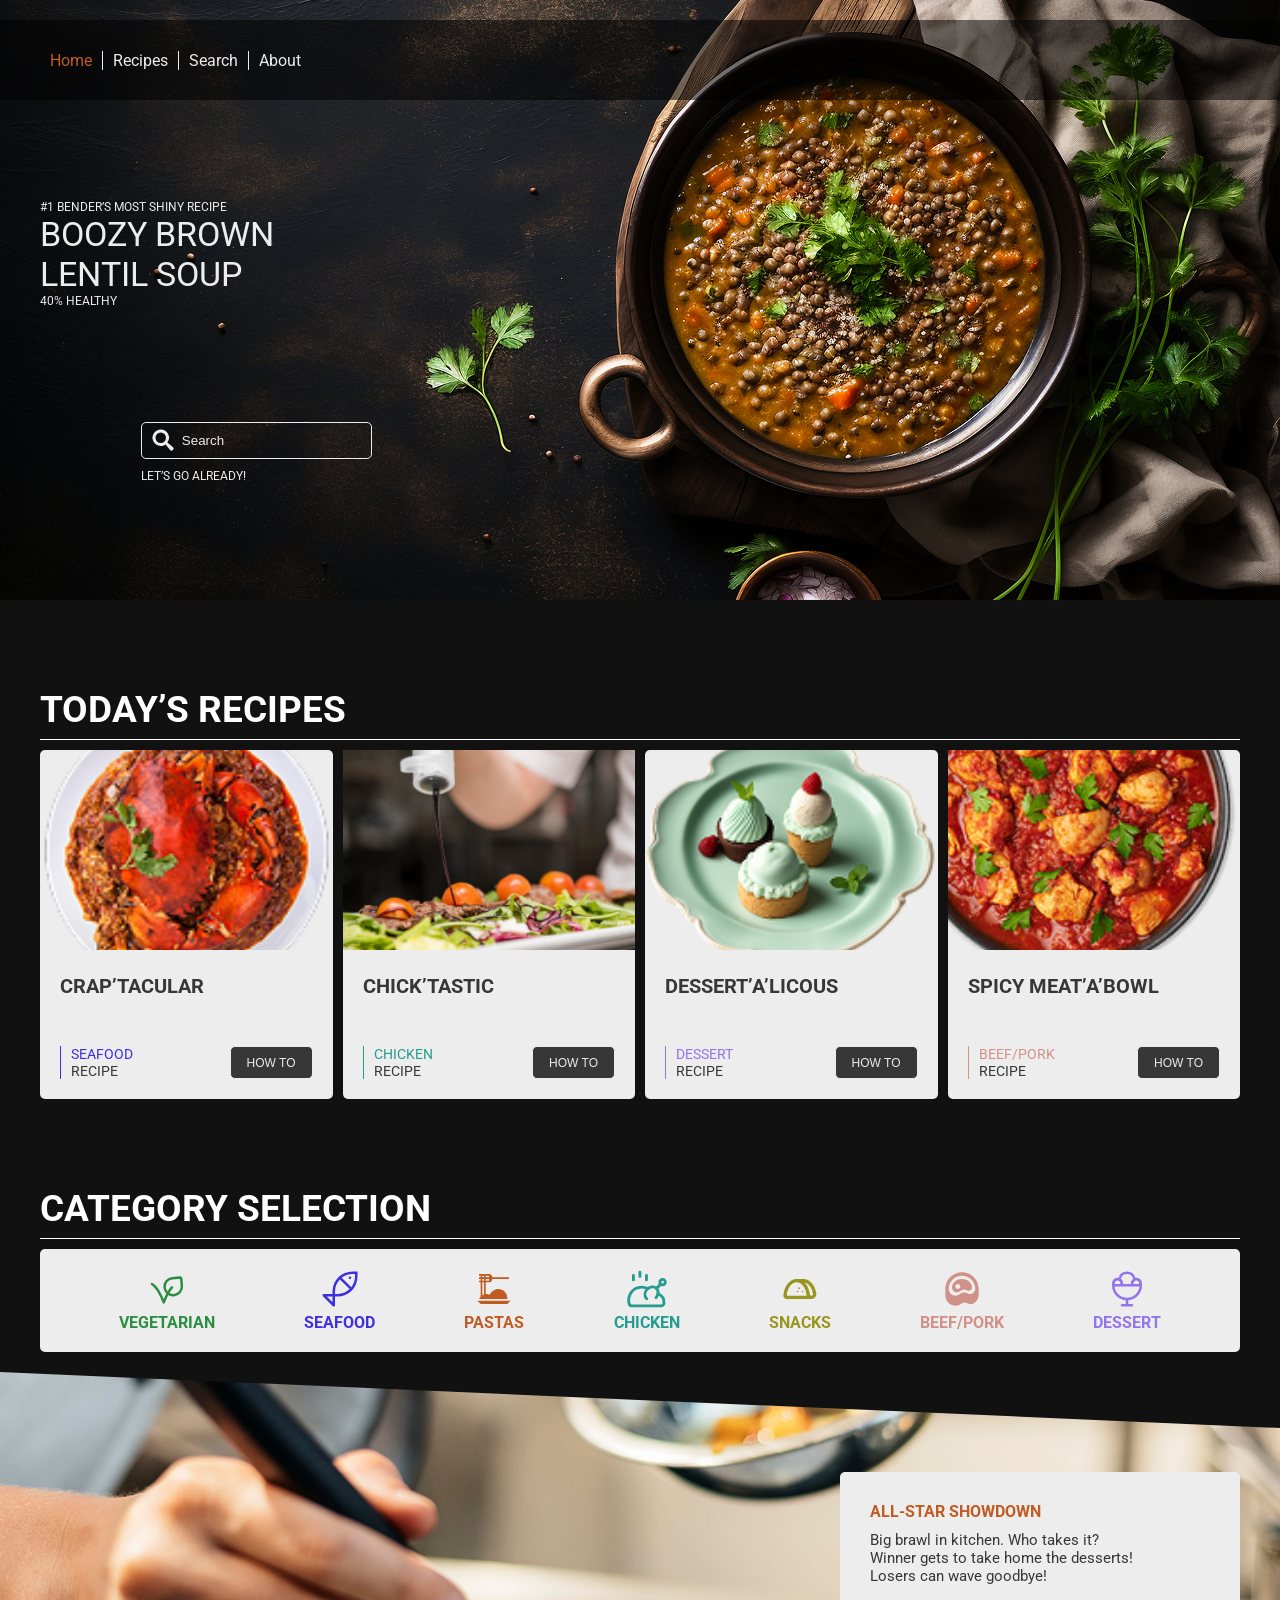
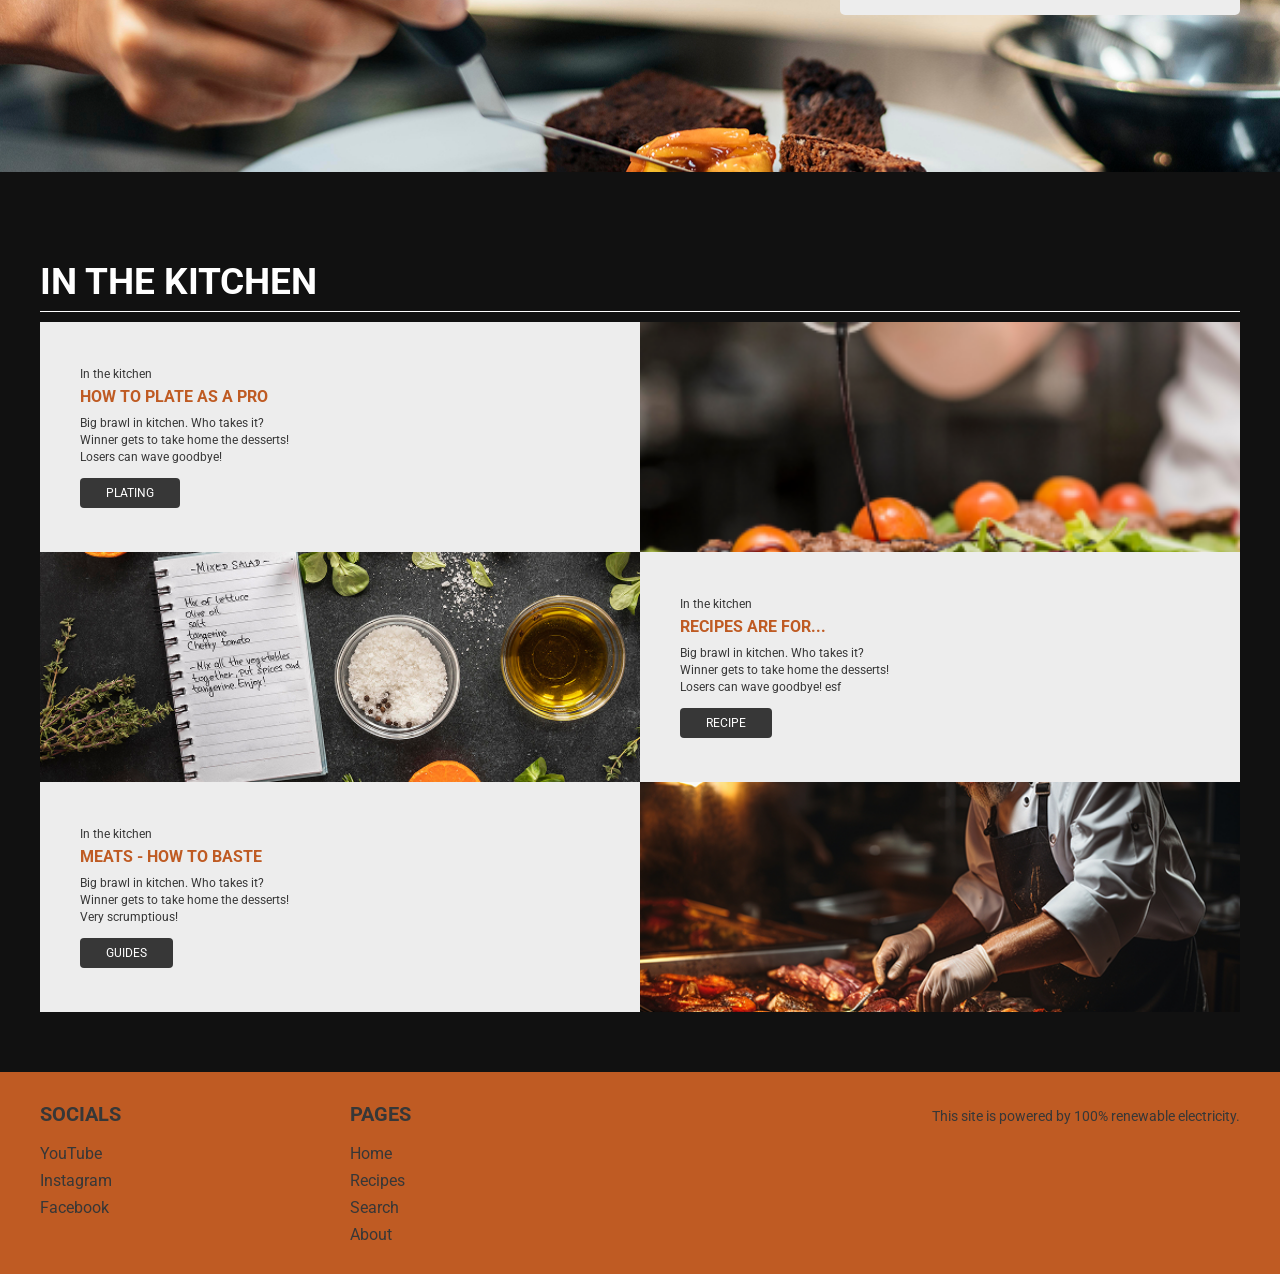
<file: recipe_website/index.html>
<!DOCTYPE html>

<html lang="en">

<head>
       <meta charset="utf-8" />
       <meta content="width=device-width, initial-scale=1.0" name="viewport" />
       <title>
              Home
       </title>
       <link href="https://fonts.googleapis.com" rel="preconnect" />
       <link crossorigin="" href="https://fonts.gstatic.com" rel="preconnect" />
       <link href="https://fonts.googleapis.com/css2?family=Roboto:ital,wght@0,100..900;1,100..900&amp;display=swap"
              rel="stylesheet" />
       <link href="css/style.css" rel="stylesheet" />
</head>

<body>
       <div class="container">
              <!--navigation-->
              <nav class="navigation">
                     <div class="menu_container">
                            <ul>
                                   <li>
                                          <a aria-current="page" class="active" href="index.html">
                                                 Home
                                          </a>
                                   </li>
                                   <li>
                                          <a href="recipes.html">
                                                 Recipes
                                          </a>
                                   </li>
                                   <li>
                                          <a href="search.html">
                                                 Search
                                          </a>
                                   </li>
                                   <li>
                                          <a href="about-us.html">
                                                 About
                                          </a>
                                   </li>
                            </ul>
                     </div>
                     <div class="hamburger-menu">
                            <span>
                                   <svg height="1em" viewbox="0 0 16 16" width="1em" xmlns="http://www.w3.org/2000/svg">
                                          <path d="M0 0h16v16H0z" fill="none">
                                          </path>
                                          <path d="m2.75 12.25h10.5m-10.5-4h10.5m-10.5-4h10.5" fill="none"
                                                 stroke="currentColor" stroke-linecap="round" stroke-linejoin="round"
                                                 stroke-width="1.5">
                                          </path>
                                   </svg>
                            </span>
                     </div>
              </nav>
              <div class="mobile-menu">
                     <ul>
                            <li>
                                   <a aria-current="page" class="menu-item active" href="index.html">
                                          Home
                                   </a>
                            </li>
                            <li>
                                   <a class="menu-item" href="recipes.html">
                                          Recipes
                                   </a>
                            </li>
                            <li>
                                   <a class="menu-item" href="search.html">
                                          Search
                                   </a>
                            </li>
                            <li>
                                   <a class="menu-item" href="about-us.html">
                                          About
                                   </a>
                            </li>
                     </ul>
              </div>
              <!--hero section-->
              <section class="hero">
                     <div class="hero_container">
                            <div class="hero-text">
                                   <h6>
                                          #1 Bender’s most shiny recipe
                                   </h6>
                                   <h4>
                                          Boozy brown
                                   </h4>
                                   <h4>
                                          Lentil soup
                                   </h4>
                                   <h6>
                                          40% healthy
                                   </h6>
                            </div>
                            <div class="hero-search">
                                   <div class="search-box">
                                          <span class="search-icon">
                                                 <svg height="1em" viewbox="0 0 16 16" width="1em"
                                                        xmlns="http://www.w3.org/2000/svg">
                                                        <path d="M0 0h16v16H0z" fill="none">
                                                        </path>
                                                        <path d="M6.5 1a5.5 5.5 0 0 1 4.437 8.749l3.556 2.846a1.351 1.351 0 1 1-1.898 1.898l-2.846-3.556A5.5 5.5 0 1 1 6.5 1m0 2a3.5 3.5 0 1 0 0 7a3.5 3.5 0 0 0 0-7"
                                                               fill="currentColor">
                                                        </path>
                                                 </svg>
                                          </span>
                                          <input class="search-input" name="" placeholder="Search" type="text" />
                                   </div>
                                   <p class="search-prompt">
                                          Let’s go already!
                                   </p>
                            </div>
                     </div>
              </section>
              <!--todays recipes section-->
              <section class="todays_recipes">
                     <div class="todays_recipes_headline">
                            today’s recipes
                     </div>
                     <div class="todays_recipes_content">
                            <div class="todays_recipes_content_block">
                                   <div class="todays_recipes_content_block_image">
                                          <img src="img/crab tacular.png" alt="" />
                                   </div>
                                   <div class="todays_recipes_content_block_text">
                                          <div class="todays_recipes_content_block_text_top">
                                                 
                                                 <h5>
                                                        Crap’tacular
                                                 </h5>
                                          </div>
                                          <div class="todays_recipes_content_block_text_bottom">
                                                 <div class="todays_recipes_content_bottom_area"
                                                        data-category="seafood">
                                                        <div class="todays_recipes_content_bottom_area_left">
                                                               <p data-category="seafood" id="category-color">
                                                                      seafood
                                                               </p>
                                                               <p>
                                                                      Recipe
                                                               </p>
                                                        </div>
                                                        <div class="todays_recipes_content_bottom_area_right">
                                                               <div
                                                                      class="todays_recipes_content_bottom_area_right_button">
                                                                      <button>
                                                                             <a href="recipes.html">
                                                                                    how to
                                                                             </a>
                                                                      </button>
                                                               </div>
                                                        </div>
                                                 </div>
                                          </div>
                                   </div>
                            </div>
                            <div class="todays_recipes_content_block">
                                   <div class="todays_recipes_content_block_image">                                          <img src="img/chick tastic.png" alt="Food being plated" />
                                   </div>
                                   <div class="todays_recipes_content_block_text">
                                          <div class="todays_recipes_content_block_text_top">
                                                 <h5>
                                                        Chick’tastic
                                                 </h5>
                                          </div>
                                          <div class="todays_recipes_content_block_text_bottom">
                                                 <div class="todays_recipes_content_bottom_area"
                                                        data-category="chicken">
                                                        <div class="todays_recipes_content_bottom_area_left">
                                                               <p data-category="chicken" id="category-color">
                                                                      chicken
                                                               </p>
                                                               <p>
                                                                      Recipe
                                                               </p>
                                                        </div>
                                                        <div class="todays_recipes_content_bottom_area_right">
                                                               <div
                                                                      class="todays_recipes_content_bottom_area_right_button">
                                                                      <button>
                                                                             <a href="recipes.html">
                                                                                    how to
                                                                             </a>
                                                                      </button>
                                                               </div>
                                                        </div>
                                                 </div>
                                          </div>
                                   </div>
                            </div>
                            <div class="todays_recipes_content_block">
                                   <div class="todays_recipes_content_block_image">
                                          <img src="img/cupcake.png" alt="" />
                                   </div>
                                   <div class="todays_recipes_content_block_text">
                                          <div class="todays_recipes_content_block_text_top">
                                                 <h5>
                                                        Dessert’a’licous
                                                 </h5>
                                          </div>
                                          <div class="todays_recipes_content_block_text_bottom">
                                                 <div class="todays_recipes_content_bottom_area"
                                                        data-category="dessert">
                                                        <div class="todays_recipes_content_bottom_area_left">
                                                               <p data-category="dessert" id="category-color">
                                                                      dessert
                                                               </p>
                                                               <p>
                                                                      Recipe
                                                               </p>
                                                        </div>
                                                        <div class="todays_recipes_content_bottom_area_right">
                                                               <div
                                                                      class="todays_recipes_content_bottom_area_right_button">
                                                                      <button>
                                                                             <a href="recipes.html">
                                                                                    how to
                                                                             </a>
                                                                      </button>
                                                               </div>
                                                        </div>
                                                 </div>
                                          </div>
                                   </div>
                            </div>
                            <div class="todays_recipes_content_block">
                                   <div class="todays_recipes_content_block_image">
                                          <img src="img/meatbals.png" alt="" />
                                   </div>
                                   <div class="todays_recipes_content_block_text">
                                          <div class="todays_recipes_content_block_text_top">
                                                 <h5>
                                                        spicy meat’a’bowl
                                                 </h5>
                                          </div>
                                          <div class="todays_recipes_content_block_text_bottom">
                                                 <div class="todays_recipes_content_bottom_area" data-category="meats">
                                                        <div class="todays_recipes_content_bottom_area_left">
                                                               <p data-category="meats" id="category-color">
                                                                      beef/pork
                                                               </p>
                                                               <p>
                                                                      Recipe
                                                               </p>
                                                        </div>
                                                        <div class="todays_recipes_content_bottom_area_right">
                                                               <div
                                                                      class="todays_recipes_content_bottom_area_right_button">
                                                                      <button>
                                                                             <a href="recipes.html">
                                                                                    how to
                                                                             </a>
                                                                      </button>
                                                               </div>
                                                        </div>
                                                 </div>
                                          </div>
                                   </div>
                            </div>
                     </div>
              </section>
              <!--categories section-->
              <section class="categories">
                     <div class="todays_recipes_headline">
                            category selection
                     </div>
                     <div class="categories_content">
                            <!--start of block-->
                            <div class="categories_content_block">
                                   <span data-category="veg">
                                          <svg height="1em" viewbox="0 0 24 24" width="1em"
                                                 xmlns="http://www.w3.org/2000/svg">
                                                 <path d="M0 0h24v24H0z" fill="none">
                                                 </path>
                                                 <g fill="none" stroke="currentColor" stroke-linecap="round"
                                                        stroke-linejoin="round" stroke-width="1.5">
                                                        <path
                                                               d="M15 11.063C12.53 13.65 10.059 20 10.059 20S6.529 11.063 3 9">
                                                        </path>
                                                        <path
                                                               d="m20.496 5.577l.426 4.424c.276 2.87-1.875 5.425-4.745 5.702c-2.816.27-5.367-1.788-5.638-4.604a5.12 5.12 0 0 1 4.608-5.59l4.716-.454a.58.58 0 0 1 .633.522">
                                                        </path>
                                                 </g>
                                          </svg>
                                   </span>
                                   <p data-category="veg">
                                          Vegetarian
                                   </p>
                            </div>
                            <div class="categories_content_block">
                                   <span class="iconify" data-category="seafood">
                                          <svg height="1em" viewbox="0 0 32 32" width="1em"
                                                 xmlns="http://www.w3.org/2000/svg">
                                                 <path d="M0 0h32v32H0z" fill="none">
                                                 </path>
                                                 <circle cx="24" cy="7" fill="currentColor" r="1">
                                                 </circle>
                                                 <path d="M26 2a16.02 16.02 0 0 0-16 16v2H3a1 1 0 0 0-.707 1.707l8 8A1 1 0 0 0 12 29v-7h2A16.02 16.02 0 0 0 30 6V2ZM10 26.586L5.414 22H10ZM12 20v-2a13.94 13.94 0 0 1 3.908-9.678l7.77 7.77A13.94 13.94 0 0 1 14 20ZM28 6a13.9 13.9 0 0 1-2.98 8.606L17.395 6.98A13.9 13.9 0 0 1 26 4h2Z"
                                                        fill="currentColor">
                                                 </path>
                                          </svg>
                                   </span>
                                   <p data-category="seafood">
                                          seafood
                                   </p>
                            </div>
                            <div class="categories_content_block">
                                   <span data-category="pasta">
                                          <svg height="1em" viewbox="0 0 24 24" width="1em"
                                                 xmlns="http://www.w3.org/2000/svg">
                                                 <path d="M0 0h24v24H0z" fill="none">
                                                 </path>
                                                 <path d="M4 16.5V8H3V7h1V6H3V5h1V4H3V3h6c.5.03.95.24 1.34.63s.61.87.66 1.37h10v1H11c-.05.53-.27 1-.66 1.43S9.5 8.05 9 8H7v7.05c.05 0 .13-.01.24-.05s.2 0 .26 0q.84 0 1.92.42c.41-.92 1.11-1.74 2.11-2.42s2-1 3-1c1.53 0 2.83.53 3.89 1.59S20 15.95 20 17.5v.27c0 .13-.03.2-.03.23H3.14c.13-.5.41-1 .86-1.5m2-1.27V8H5v7.7c.5-.25.81-.4 1-.47M9 7V6H7v1zm0-3H7v1h2zM5 4v1h1V4zm0 2v1h1V6zM2 19h20l-2 2H4z"
                                                        fill="currentColor">
                                                 </path>
                                          </svg>
                                   </span>
                                   <p data-category="pasta">
                                          pastas
                                   </p>
                            </div>
                            <div class="categories_content_block">
                                   <span data-category="chicken">
                                          <svg height="1em" viewbox="0 0 14 14" width="1em"
                                                 xmlns="http://www.w3.org/2000/svg">
                                                 <path d="M0 0h14v14H0z" fill="none">
                                                 </path>
                                                 <g fill="none" stroke="currentColor" stroke-linecap="round">
                                                        <path d="M2.243 2.246v1.562m4.563-1.562v1.562M4.525 1.083v1.562"
                                                               stroke-linejoin="round">
                                                        </path>
                                                        <path
                                                               d="M11.509 4.602a.955.955 0 1 0 1.91 0a.955.955 0 1 0-1.91 0">
                                                        </path>
                                                        <path d="m10.841 8.677l.212.093c1.48.7 1.889 1.606 1.889 2.85v.298a1 1 0 0 1-1 1H1.64c-.327 0-.634-.161-.76-.463c-.277-.669-.599-2.013.238-3.685c1.21-2.416 4.187-2.947 6.094-1.947l.09.046"
                                                               stroke-linejoin="round">
                                                        </path>
                                                        <path
                                                               d="M10.158 10.006c.928-1.018.976-2.485.108-3.275s-2.323-.605-3.25.413c-.843.925-.96 2.219-.325 3.04q.097.127.217.235">
                                                        </path>
                                                        <path d="M11.806 5.296L10.32 6.781" stroke-linejoin="round">
                                                        </path>
                                                 </g>
                                          </svg>
                                   </span>
                                   <p data-category="chicken">
                                          chicken
                                   </p>
                            </div>
                            <div class="categories_content_block">
                                   <span data-category="misc">
                                          <svg height="1em" viewbox="0 0 24 24" width="1em"
                                                 xmlns="http://www.w3.org/2000/svg">
                                                 <path d="M0 0h24v24H0z" fill="none">
                                                 </path>
                                                 <path d="M14 6h-4c-4.11 0-7.53 4.22-7.96 9.83c-.04.56.15 1.12.53 1.53s.91.64 1.46.64h14.96v-.02c.82-.04 1.6-.41 2.13-1.04c.57-.67.81-1.54.67-2.4c-.83-5.03-4.03-8.55-7.8-8.55Zm-9.96 9.98C4.38 11.51 7 8 10 8c.19 0 .37.01.55.04c.07.01.15.03.22.04c.11.02.21.04.31.07c.09.02.18.06.26.09c.09.03.17.06.26.09c.09.04.18.09.28.13c.08.04.15.07.23.12c.09.05.18.11.27.17c.07.05.14.09.21.14c.09.06.17.13.26.2c.07.06.14.11.21.17c.08.07.16.15.24.23c.07.07.14.14.2.21c.07.08.15.16.22.25c.07.08.13.16.2.24c.07.09.13.18.2.27c.06.09.13.18.19.27s.12.19.18.29s.12.2.17.3c.06.1.11.2.16.31c.05.1.1.21.15.32s.1.22.15.34c.04.1.08.21.12.32c.05.13.09.25.14.38c.03.1.06.21.1.31c.04.14.08.28.12.43c.03.1.05.2.07.3c.04.15.07.31.1.46c.02.1.04.21.05.31a16 16 0 0 1 .15 1.2l-11.92-.02Zm15.57-.33a1 1 0 0 1-.75.35c-.5 0-.91-.39-.98-.92c0-.07-.02-.13-.03-.19c-.02-.12-.04-.23-.06-.34a18 18 0 0 0-.17-.91c-.53-2.29-1.57-4.23-2.94-5.57c2.45.43 4.55 3.16 5.15 6.81c.06.38-.11.65-.22.78Z"
                                                        fill="currentColor">
                                                 </path>
                                                 <path d="M13.5 13a.5.5 0 1 0 0 1a.5.5 0 1 0 0-1m-2-2a.5.5 0 1 0 0 1a.5.5 0 1 0 0-1m-1 2a.5.5 0 1 0 0 1a.5.5 0 1 0 0-1"
                                                        fill="currentColor">
                                                 </path>
                                          </svg>
                                   </span>
                                   <p data-category="misc">
                                          snacks
                                   </p>
                            </div>
                            <div class="categories_content_block">
                                   <span data-category="meats">
                                          <svg height="1em" viewbox="0 0 24 24" width="1em"
                                                 xmlns="http://www.w3.org/2000/svg">
                                                 <path d="M0 0h24v24H0z" fill="none">
                                                 </path>
                                                 <path d="M8.82 14c1.18 0 1.73-.48 2.43-.97c.76-.53 1.89-.91 2.75-.51c.38.17 1.54.51 2 .51c1 0 2.12-.89 1.99-2.29C17.74 8.09 15.15 6 12 6s-5.68 2.04-5.98 4.66c-.18 1.59.95 3.34 2.8 3.34m.68-5c.83 0 1.5.67 1.5 1.5S10.33 12 9.5 12S8 11.33 8 10.5S8.67 9 9.5 9"
                                                        fill="currentColor">
                                                 </path>
                                                 <path d="M21.97 12.01c.02-.27.02-.55 0-.82C21.55 6.04 17.18 2 12 2s-9.45 3.88-9.95 9.02c-.04.44-.04.87 0 1.3v2.7c-.33 3.41 1.89 6.45 5.05 6.91a6 6 0 0 0 4.71-1.28c.8-.66 1.89-.75 2.84-.24c.72.39 1.54.59 2.36.59h.01c1.27 0 2.48-.56 3.41-1.56c1.1-1.2 1.68-2.89 1.55-4.43l.03-3h-.03Zm-17.93-.8C4.44 7.1 7.86 4 12 4s7.64 3.23 7.97 7.35c.08 1-.26 2.02-.91 2.72c-.39.42-1.06.93-2.06.93c-.5 0-.98-.12-1.42-.36c-1.67-.9-3.61-.72-5.05.45c-.88.72-2 1.03-3.14.86c-2.11-.31-3.58-2.39-3.35-4.74"
                                                        fill="currentColor">
                                                 </path>
                                          </svg>
                                   </span>
                                   <p data-category="meats">
                                          Beef/pork
                                   </p>
                            </div>
                            <div class="categories_content_block">
                                   <span data-category="dessert">
                                          <svg height="1em" viewbox="0 0 1024 1024" width="1em"
                                                 xmlns="http://www.w3.org/2000/svg">
                                                 <path d="M0 0h1024v1024H0z" fill="none">
                                                 </path>
                                                 <path d="M128 416v-48a144 144 0 0 1 168.6-141.9a224.1 224.1 0 0 1 430.8 0A144 144 0 0 1 896 368v48a384 384 0 0 1-352 382.7V896h-64v-97.3A384 384 0 0 1 128 416m287.1-32h193.8a144 144 0 0 1 58.9-132.8a160 160 0 0 0-311.6 0A144 144 0 0 1 415.1 384m-72.9 0a72 72 0 1 0-140.5 0zm339.6 0h140.4a72 72 0 1 0-140.5 0zM512 736a320 320 0 0 0 318.4-288H193.6A320 320 0 0 0 512 736M384 896h256a32 32 0 1 1 0 64H384a32 32 0 1 1 0-64"
                                                        fill="currentColor">
                                                 </path>
                                          </svg>
                                   </span>
                                   <p data-category="dessert">
                                          dessert
                                   </p>
                            </div>
                     </div>
              </section>
              <!--full width image section-->
              <section class="image_section">
                     <div class="image_section_controller">
                            <div class="image_section_box">
                                   <h4>
                                          All-star showdown
                                   </h4>
                                   <p>
                                          Big brawl in kitchen. Who takes it?
                                   </p>
                                   <p>
                                          Winner gets to take home the desserts!
                                   </p>
                                   <p>
                                          Losers can wave goodbye!
                                   </p>
                            </div>
                     </div>
              </section>
              <!--content area (in da kitchen)-->
              <section class="kitchen_section">
                     <div class="todays_recipes_headline">
                            in the kitchen
                     </div>
                     <div class="kitchen_content">
                            <div class="kitchen_content_block">
                                   <div class="kitchen_content_block_text">
                                          <p>
                                                 In the kitchen
                                          </p>
                                          <h4>
                                                 How to plate as a pro
                                          </h4>
                                          <p>
                                                 Big brawl in kitchen. Who takes it?
                                          </p>
                                          <p>
                                                 Winner gets to take home the desserts!
                                          </p>
                                          <p>
                                                 Losers can wave goodbye!
                                          </p>
                                          <a href="#">
                                                 Plating
                                          </a>
                                   </div>
                                   <div class="kitchen_content_block_image">
                                          <img src="img/chick tastic.png" alt="" />
                                   </div>
                            </div>
                            <div class="kitchen_content_block reverse">
                                   <div class="kitchen_content_block_text">
                                          <p>
                                                 In the kitchen
                                          </p>
                                          <h4>
                                                 Recipes are for...
                                          </h4>
                                          <p>
                                                 Big brawl in kitchen. Who takes it?
                                          </p>
                                          <p>
                                                 Winner gets to take home the desserts!
                                          </p>
                                          <p>
                                                 Losers can wave goodbye! esf
                                          </p>
                                          <a href="#">
                                                 Recipe
                                          </a>
                                   </div>
                                   <div class="kitchen_content_block_image">
                                          <img src="img/flat-lay-food-ingredients-with-herbs-notebook 2.png" alt="Ingredients on a table" />
                                   </div>
                            </div>
                            <div class="kitchen_content_block">
                                   <div class="kitchen_content_block_text">
                                          <p>
                                                 In the kitchen
                                          </p>
                                          <h4>
                                                 Meats - how to baste
                                          </h4>
                                          <p>
                                                 Big brawl in kitchen. Who takes it?
                                          </p>
                                          <p>
                                                 Winner gets to take home the desserts!
                                          </p>
                                          <p>
                                                 Very scrumptious!
                                          </p>
                                          <a href="#">
                                                 guides
                                          </a>
                                   </div>
                                   <div class="kitchen_content_block_image">
                                          <img src="img/close-up-person-cooking 2.png" alt="Person cooking" />
                                   </div>
                            </div>
                     </div>
              </section>
              <!--footer-->
<footer class="footer">
    <div class="footer_social">
        <h4>Socials</h4>
        <a href="https://www.youtube.com/" target="_blank">YouTube</a>
        <a href="https://www.instagram.com/" target="_blank">Instagram</a>
        <a href="https://www.facebook.com/" target="_blank">Facebook</a>
    </div>

    <div class="footer_navigation">
        <h4>Pages</h4>
        <a href="index.html">Home</a>
        <a href="recipes.html">Recipes</a>
        <a href="search.html">Search</a>
        <a href="about-us.html">About</a>
    </div>

    <div class="footer_information">
        <p>This site is powered by 100% renewable electricity.</p>
    </div>
</footer>
       </div>
       <script src="js/app.js">
       </script>
</body>

</html>
</file>
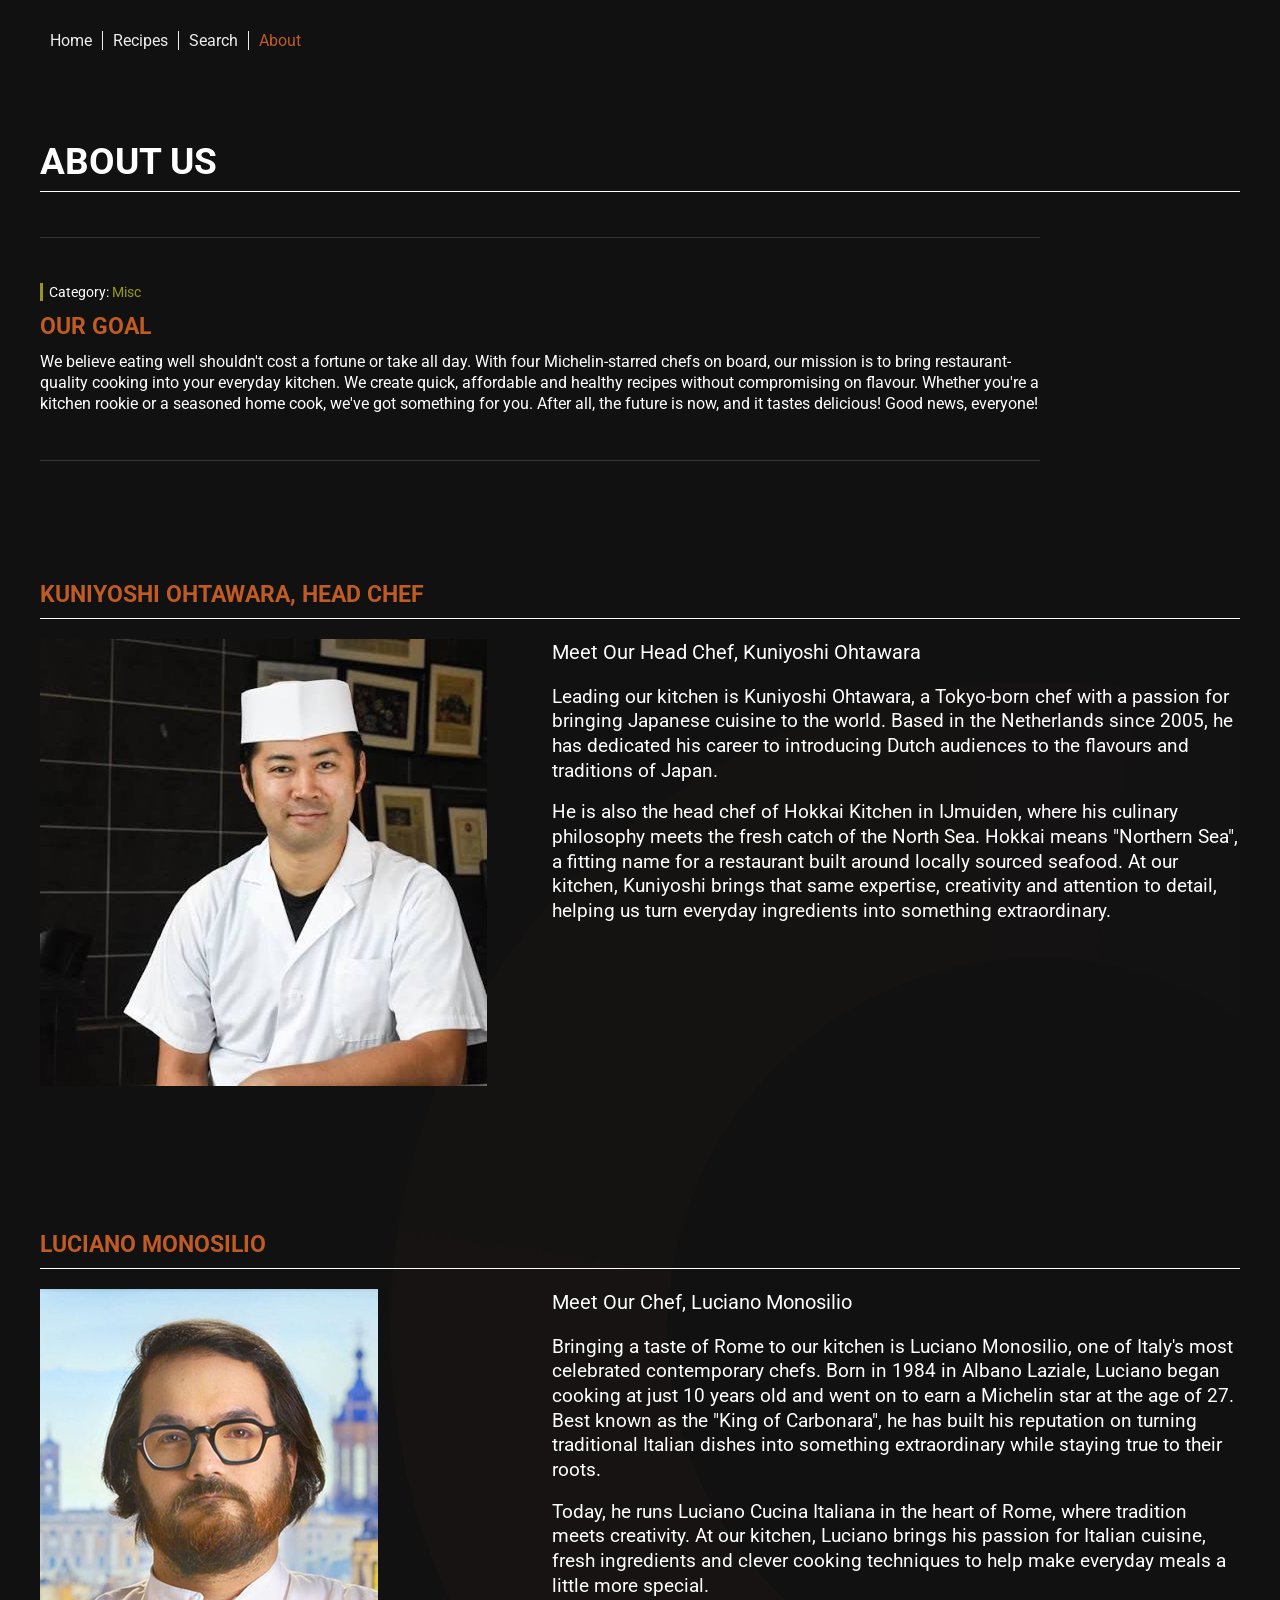
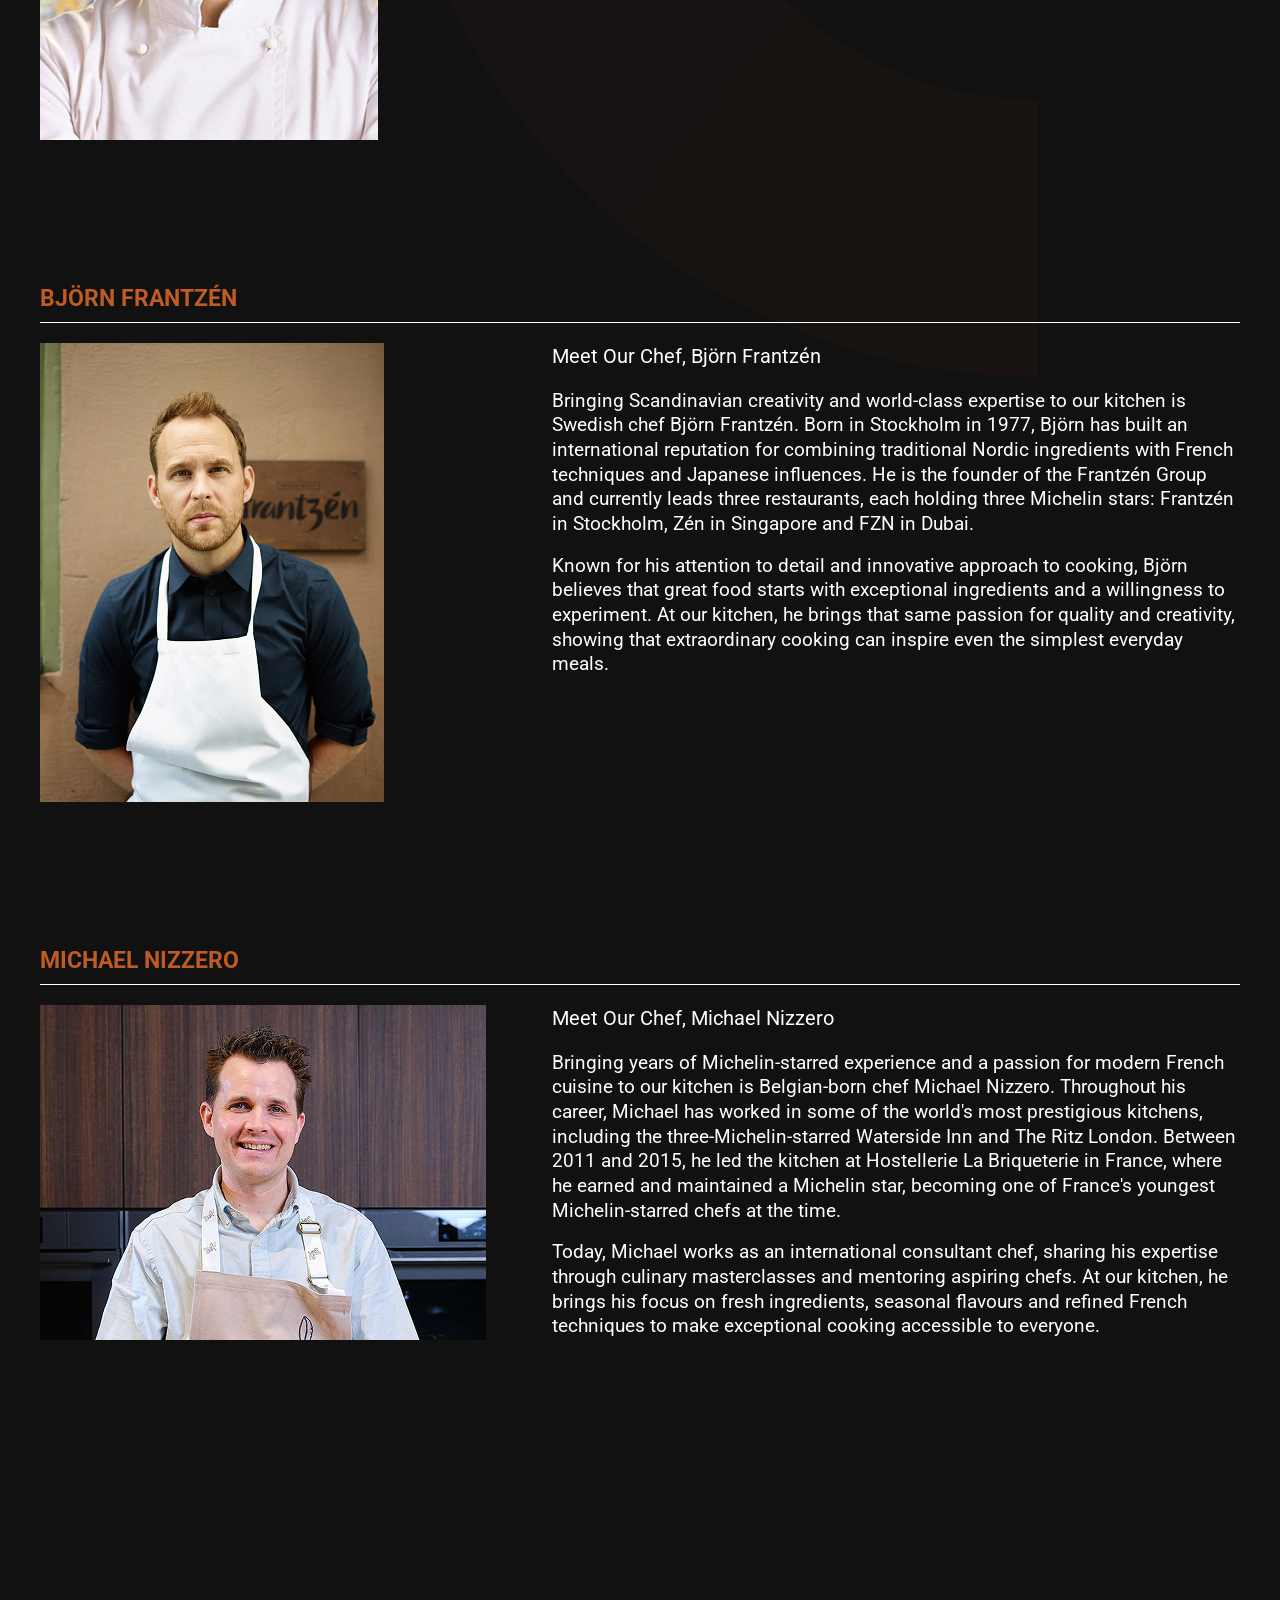
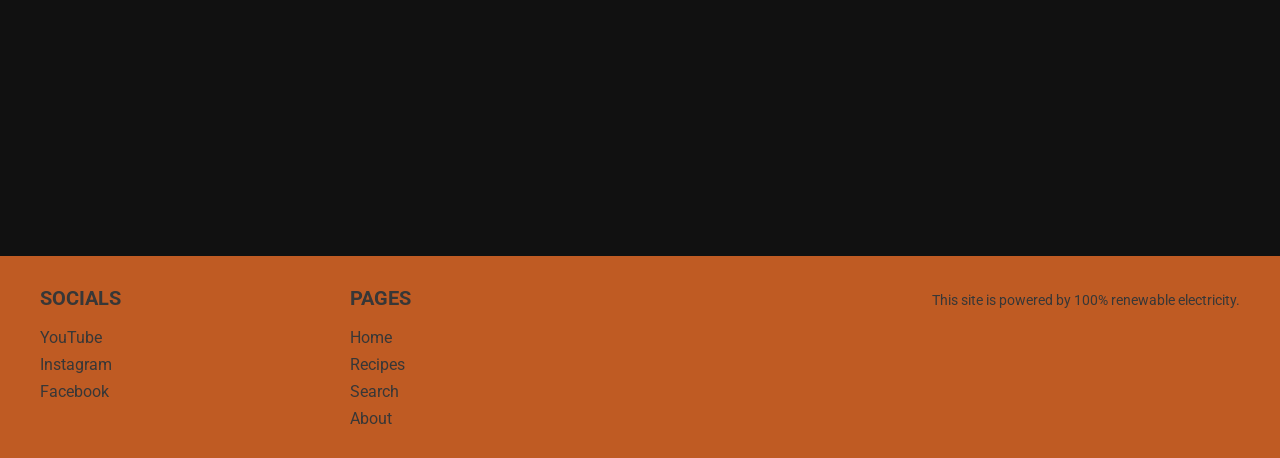
<file: recipe_website/about-us.html>
<!DOCTYPE html>
<html lang="en">

<head>
    <meta charset="UTF-8">
    <meta name="viewport" content="width=device-width, initial-scale=1.0">
    <title>About Us</title>
    <link rel="preconnect" href="https://fonts.googleapis.com">
    <link rel="preconnect" href="https://fonts.gstatic.com" crossorigin>
    <link href="https://fonts.googleapis.com/css2?family=Roboto:ital,wght@0,100..900;1,100..900&display=swap" rel="stylesheet">
    <link rel="stylesheet" href="css/style.css">
</head>

<body>
    <div class="container about_page">
        <!--navigation-->
        <nav class="navigation">
            <div class="menu_container">
                <ul>
                    <li><a href="index.html">Home</a></li>
                    <li><a href="recipes.html">Recipes</a></li>
                    <li><a href="search.html">Search</a></li>
                    <li><a href="about-us.html" class="active" aria-current="page">About</a></li>
                </ul>
            </div>
            <div class="hamburger-menu">
                <span>
                    <svg xmlns="http://www.w3.org/2000/svg" width="1em" height="1em" viewBox="0 0 16 16">
                        <path d="M0 0h16v16H0z" fill="none" />
                        <path fill="none" stroke="currentColor" stroke-linecap="round" stroke-linejoin="round" stroke-width="1.5" d="m2.75 12.25h10.5m-10.5-4h10.5m-10.5-4h10.5" />
                    </svg>
                </span>
            </div>
        </nav>

        <!--mobile menu-->
        <div class="mobile-menu">
            <ul>
                <li><a class="menu-item" href="index.html">Home</a></li>
                <li><a class="menu-item" href="recipes.html">Recipes</a></li>
                <li><a class="menu-item" href="search.html">Search</a></li>
                <li><a class="menu-item active" aria-current="page" href="about-us.html">About</a></li>
            </ul>
        </div>

        <!--about us-->
        <main class="about_main">
            <h1 class="about_headline">About Us</h1>

            <div class="about_goal">
                <p class="about_category">Category: <span>Misc</span></p>
                <h2>Our Goal</h2>
                <p>We believe eating well shouldn't cost a fortune or take all day. With four Michelin-starred chefs on board, our mission is to bring restaurant-quality cooking into your everyday kitchen. We create quick, affordable and healthy recipes without compromising on flavour. Whether you're a kitchen rookie or a seasoned home cook, we've got something for you. After all, the future is now, and it tastes delicious! Good news, everyone!</p>
            </div>

            <div class="about_chefs">
                <img class="about_circle" src="img/Ellipse 2.png" alt="">

            <!--chef 1-->
            <section class="chef_section">
                <h2>KUNIYOSHI OHTAWARA, HEAD CHEF</h2>
                <div class="chef_content">
                    <div class="chef_image">
                        <img src="img/kuniyoshi.png" alt="Chef Kuniyoshi Ohtawara">
                    </div>
                    <div class="chef_text">
                        <h3>Meet Our Head Chef, Kuniyoshi Ohtawara</h3>
                        <p>Leading our kitchen is Kuniyoshi Ohtawara, a Tokyo-born chef with a passion for bringing Japanese cuisine to the world. Based in the Netherlands since 2005, he has dedicated his career to introducing Dutch audiences to the flavours and traditions of Japan.</p>
                        <p>He is also the head chef of Hokkai Kitchen in IJmuiden, where his culinary philosophy meets the fresh catch of the North Sea. Hokkai means &quot;Northern Sea&quot;, a fitting name for a restaurant built around locally sourced seafood. At our kitchen, Kuniyoshi brings that same expertise, creativity and attention to detail, helping us turn everyday ingredients into something extraordinary.</p>
                    </div>
                </div>
            </section>
            <!--chef 2-->
            <section class="chef_section">
                <h2>LUCIANO MONOSILIO</h2>
                <div class="chef_content">
                    <div class="chef_image">
                        <img src="img/Lucaiano.png" alt="Chef Luciano Monosilio">
                    </div>
                    <div class="chef_text">
                        <h3>Meet Our Chef, Luciano Monosilio</h3>
                        <p>Bringing a taste of Rome to our kitchen is Luciano Monosilio, one of Italy&#x27;s most celebrated contemporary chefs. Born in 1984 in Albano Laziale, Luciano began cooking at just 10 years old and went on to earn a Michelin star at the age of 27. Best known as the &quot;King of Carbonara&quot;, he has built his reputation on turning traditional Italian dishes into something extraordinary while staying true to their roots.</p>
                        <p>Today, he runs Luciano Cucina Italiana in the heart of Rome, where tradition meets creativity. At our kitchen, Luciano brings his passion for Italian cuisine, fresh ingredients and clever cooking techniques to help make everyday meals a little more special.</p>
                    </div>
                </div>
            </section>
            <!--chef 3-->
            <section class="chef_section">
                <h2>BJÖRN FRANTZÉN</h2>
                <div class="chef_content">
                    <div class="chef_image">
                        <img src="img/bjorn.png" alt="Chef Björn Frantzén">
                    </div>
                    <div class="chef_text">
                        <h3>Meet Our Chef, Björn Frantzén</h3>
                        <p>Bringing Scandinavian creativity and world-class expertise to our kitchen is Swedish chef Björn Frantzén. Born in Stockholm in 1977, Björn has built an international reputation for combining traditional Nordic ingredients with French techniques and Japanese influences. He is the founder of the Frantzén Group and currently leads three restaurants, each holding three Michelin stars: Frantzén in Stockholm, Zén in Singapore and FZN in Dubai.</p>
                        <p>Known for his attention to detail and innovative approach to cooking, Björn believes that great food starts with exceptional ingredients and a willingness to experiment. At our kitchen, he brings that same passion for quality and creativity, showing that extraordinary cooking can inspire even the simplest everyday meals.</p>
                    </div>
                </div>
            </section>
            <!--chef 4-->
            <section class="chef_section">
                <h2>MICHAEL NIZZERO</h2>
                <div class="chef_content">
                    <div class="chef_image">
                        <img src="img/Michael.png" alt="Chef Michael Nizzero">
                    </div>
                    <div class="chef_text">
                        <h3>Meet Our Chef, Michael Nizzero</h3>
                        <p>Bringing years of Michelin-starred experience and a passion for modern French cuisine to our kitchen is Belgian-born chef Michael Nizzero. Throughout his career, Michael has worked in some of the world&#x27;s most prestigious kitchens, including the three-Michelin-starred Waterside Inn and The Ritz London. Between 2011 and 2015, he led the kitchen at Hostellerie La Briqueterie in France, where he earned and maintained a Michelin star, becoming one of France&#x27;s youngest Michelin-starred chefs at the time.</p>
                        <p>Today, Michael works as an international consultant chef, sharing his expertise through culinary masterclasses and mentoring aspiring chefs. At our kitchen, he brings his focus on fresh ingredients, seasonal flavours and refined French techniques to make exceptional cooking accessible to everyone.</p>
                    </div>
                </div>
            </section>
            </div>
        </main>

        <!--footer-->
        <footer class="footer">
    <div class="footer_social">
        <h4>Socials</h4>
        <a href="https://www.youtube.com/" target="_blank">YouTube</a>
        <a href="https://www.instagram.com/" target="_blank">Instagram</a>
        <a href="https://www.facebook.com/" target="_blank">Facebook</a>
    </div>

    <div class="footer_navigation">
        <h4>Pages</h4>
        <a href="index.html">Home</a>
        <a href="recipes.html">Recipes</a>
        <a href="search.html">Search</a>
        <a href="about-us.html">About</a>
    </div>

    <div class="footer_information">
        <p>This site is powered by 100% renewable electricity.</p>
    </div>
</footer>
    </div>
    <script src="js/app.js"></script>
</body>
</html>
</file>
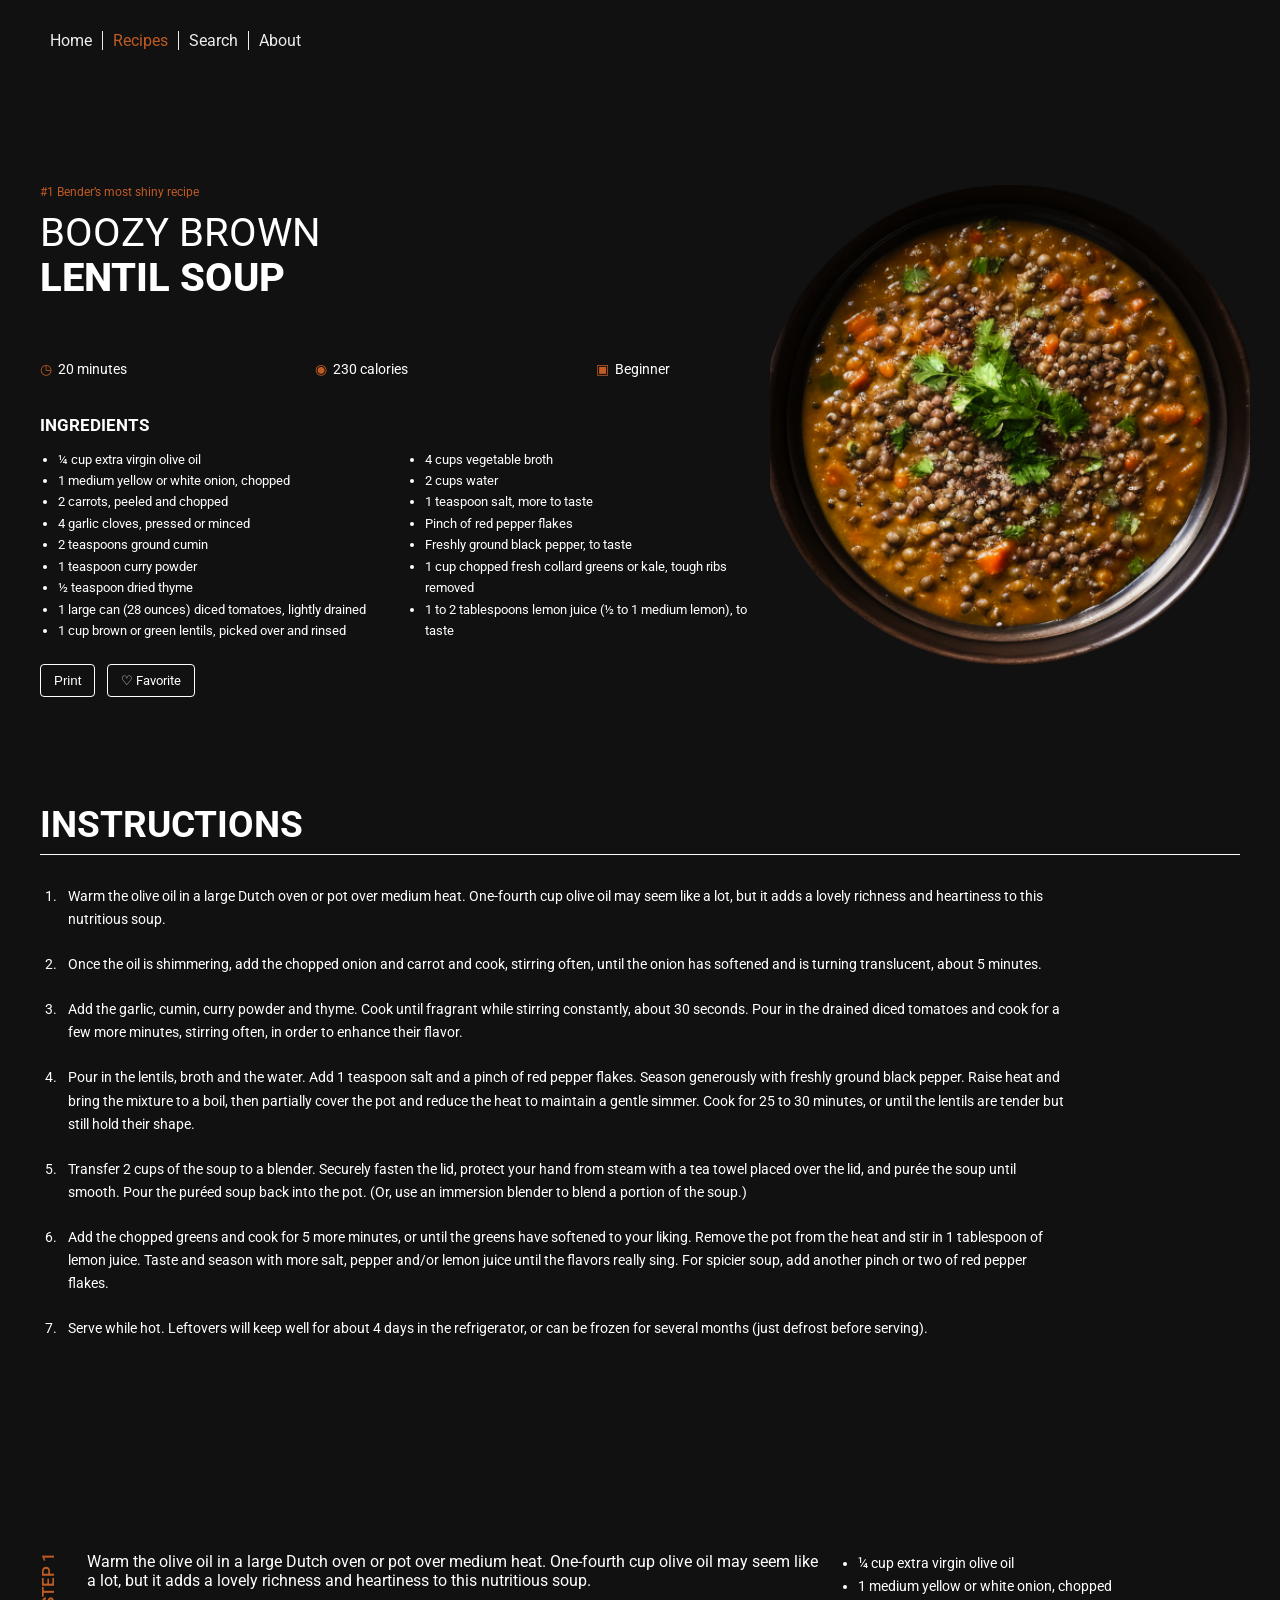
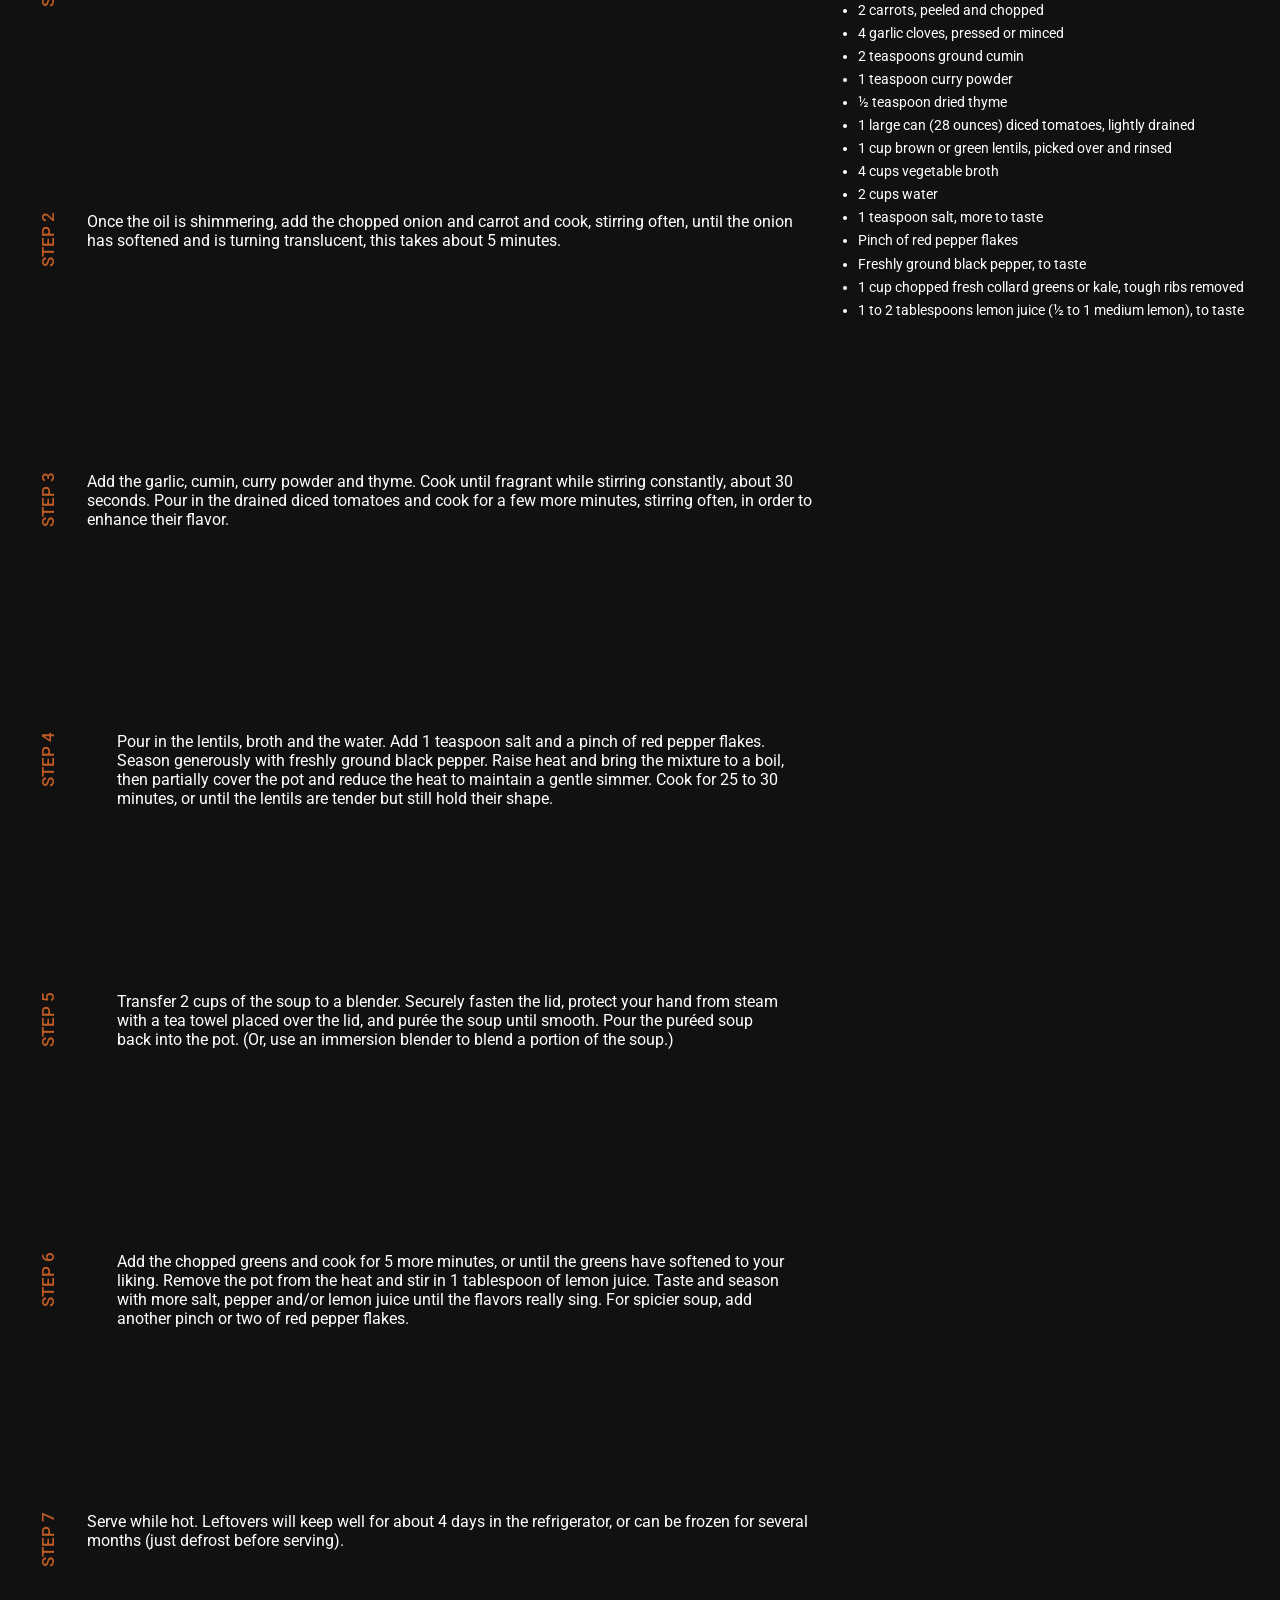
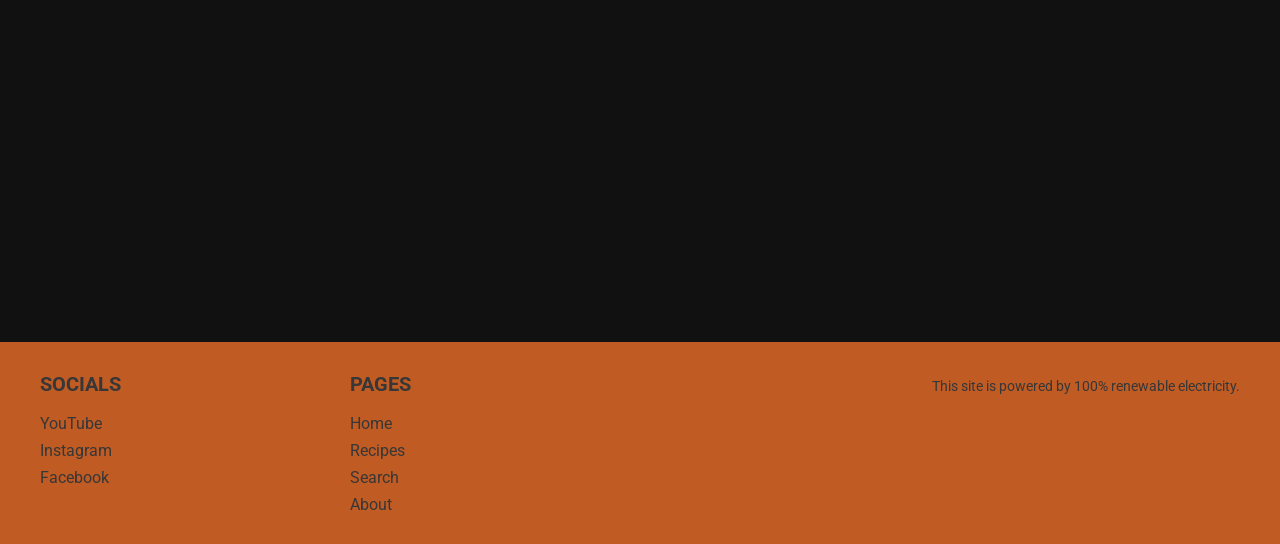
<file: recipe_website/recipes.html>
<!DOCTYPE html>

<html lang="en">

<head>
    <meta charset="utf-8" />
    <meta content="width=device-width, initial-scale=1.0" name="viewport" />
    <title>Boozy Brown Lentil Soup</title>
    <link href="https://fonts.googleapis.com" rel="preconnect" />
    <link crossorigin="" href="https://fonts.gstatic.com" rel="preconnect" />
    <link href="https://fonts.googleapis.com/css2?family=Roboto:ital,wght@0,100..900;1,100..900&amp;display=swap"
        rel="stylesheet" />
    <link href="css/style.css" rel="stylesheet" />
</head>

<body>
    <div class="container recipe_page">
        <!--navigation-->
        <nav class="navigation">
            <div class="menu_container">
                <ul>
                    <li><a href="index.html">Home</a></li>
                    <li><a aria-current="page" class="active" href="recipes.html">Recipes</a></li>
                    <li><a href="search.html">Search</a></li>
                    <li><a href="about-us.html">About</a></li>
                </ul>
            </div>
            <div class="hamburger-menu">
                <span><svg height="1em" viewbox="0 0 16 16" width="1em" xmlns="http://www.w3.org/2000/svg">
                        <path d="M0 0h16v16H0z" fill="none"></path>
                        <path d="m2.75 12.25h10.5m-10.5-4h10.5m-10.5-4h10.5" fill="none" stroke="currentColor"
                            stroke-linecap="round" stroke-linejoin="round" stroke-width="1.5"></path>
                    </svg>
                </span>
            </div>
        </nav>
        <div class="mobile-menu">
            <ul>
                <li><a class="menu-item" href="index.html">Home</a></li>
                <li><a aria-current="page" class="menu-item active" href="recipes.html">Recipes</a></li>
                <li><a class="menu-item" href="search.html">Search</a></li>
                <li><a class="menu-item" href="about-us.html">About</a></li>
            </ul>
        </div>
        <!--recipe introduction-->
        <section class="recipe_intro">
            <div class="recipe_intro_content">
                <div class="recipe_intro_text">
                    <h6>#1 Bender’s most shiny recipe</h6>
                    <h1>Boozy Brown<br /><strong>Lentil Soup</strong></h1>
                    <div class="recipe_facts"><span>◷  20 minutes</span><span>◉  230 calories</span><span>▣
                             Beginner</span></div>
                    <h4>Ingredients</h4>
                    <ul class="recipe_ingredients">
                        <li>¼ cup extra virgin olive oil</li>
                        <li>1 medium yellow or white onion, chopped</li>
                        <li>2 carrots, peeled and chopped</li>
                        <li>4 garlic cloves, pressed or minced</li>
                        <li>2 teaspoons ground cumin</li>
                        <li>1 teaspoon curry powder</li>
                        <li>½ teaspoon dried thyme</li>
                        <li>1 large can (28 ounces) diced tomatoes, lightly drained</li>
                        <li>1 cup brown or green lentils, picked over and rinsed</li>
                        <li>4 cups vegetable broth</li>
                        <li>2 cups water</li>
                        <li>1 teaspoon salt, more to taste</li>
                        <li>Pinch of red pepper flakes</li>
                        <li>Freshly ground black pepper, to taste</li>
                        <li>1 cup chopped fresh collard greens or kale, tough ribs removed</li>
                        <li>1 to 2 tablespoons lemon juice (½ to 1 medium lemon), to taste</li>
                    </ul>
                    <div class="recipe_actions"><button aria-label="Print (display only)" type="button">Print</button><a
                            class="recipe_favorite_link" href="https://www.youtube.com/watch?v=dQw4w9WgXcQ"
                            rel="noopener noreferrer" target="_blank">♡ Favorite</a></div>
                </div>
                <div class="recipe_intro_image">
                    <img src="img/lentil soup.png" alt="Lentil soup">
                </div>
            </div>
        </section>
        <!--instructions-->
        <section class="recipe_instructions">
            <div class="todays_recipes_headline">Instructions</div>
            <ol>
                <li>Warm the olive oil in a large Dutch oven or pot over medium heat. One-fourth cup olive oil may seem
                    like a lot, but it adds a lovely richness and heartiness to this nutritious soup.</li>
                <li>Once the oil is shimmering, add the chopped onion and carrot and cook, stirring often, until the
                    onion has softened and is turning translucent, about 5 minutes.</li>
                <li>Add the garlic, cumin, curry powder and thyme. Cook until fragrant while stirring constantly, about
                    30 seconds. Pour in the drained diced tomatoes and cook for a few more minutes, stirring often, in
                    order to enhance their flavor.</li>
                <li>Pour in the lentils, broth and the water. Add 1 teaspoon salt and a pinch of red pepper flakes.
                    Season generously with freshly ground black pepper. Raise heat and bring the mixture to a boil, then
                    partially cover the pot and reduce the heat to maintain a gentle simmer. Cook for 25 to 30 minutes,
                    or until the lentils are tender but still hold their shape.</li>
                <li>Transfer 2 cups of the soup to a blender. Securely fasten the lid, protect your hand from steam with
                    a tea towel placed over the lid, and purée the soup until smooth. Pour the puréed soup back into the
                    pot. (Or, use an immersion blender to blend a portion of the soup.)</li>
                <li>Add the chopped greens and cook for 5 more minutes, or until the greens have softened to your
                    liking. Remove the pot from the heat and stir in 1 tablespoon of lemon juice. Taste and season with
                    more salt, pepper and/or lemon juice until the flavors really sing. For spicier soup, add another
                    pinch or two of red pepper flakes.</li>
                <li>Serve while hot. Leftovers will keep well for about 4 days in the refrigerator, or can be frozen for
                    several months (just defrost before serving).</li>
            </ol>
        </section>
        <!--step section-->
        <section class="recipe_steps">
            <div class="recipe_steps_images">
                <div class="recipe_step">
                    <h3>STEP 1</h3>
                    <p>Warm the olive oil in a large Dutch oven or pot over medium heat. One-fourth cup olive oil may seem like a lot, but it adds a lovely richness and heartiness to this nutritious soup.</p>
                </div>
                <div class="recipe_step">
                    <h3>STEP 2</h3>
                    <p> Once the oil is shimmering, add the chopped onion and carrot and cook, stirring often, until the onion has softened and is turning translucent, this takes about 5 minutes.</p>
                </div>
                <div class="recipe_step">
                    <h3>STEP 3</h3>
                    <p>Add the garlic, cumin, curry powder and thyme. Cook until fragrant while stirring constantly, about 30 seconds. Pour in the drained diced tomatoes and cook for a few more minutes, stirring often, in order to enhance their flavor.</p>
                </div>
                <div class="recipe_step">
                    <h3>STEP 4</h3>
                    </p>Pour in the lentils, broth and the water. Add 1 teaspoon salt and a pinch of red pepper flakes. Season generously with freshly ground black pepper. Raise heat and bring the mixture to a boil, then partially cover the pot and reduce the heat to maintain a gentle simmer. Cook for 25 to 30 minutes, or until the lentils are tender but still hold their shape.</p>
                </div>
                <div class="recipe_step">
                    <h3>STEP 5</h3>
                    </p>Transfer 2 cups of the soup to a blender. Securely fasten the lid, protect your hand from steam with a tea towel placed over the lid, and purée the soup until smooth. Pour the puréed soup back into the pot. (Or, use an immersion blender to blend a portion of the soup.)</p>
                </div>
                <div class="recipe_step">
                    <h3>STEP 6</h3>
                    </p>Add the chopped greens and cook for 5 more minutes, or until the greens have softened to your liking. Remove the pot from the heat and stir in 1 tablespoon of lemon juice. Taste and season with more salt, pepper and/or lemon juice until the flavors really sing. For spicier soup, add another pinch or two of red pepper flakes.</p>
                </div>
                <div class="recipe_step">
                    <h3>STEP 7</h3>
                   <p>Serve while hot. Leftovers will keep well for about 4 days in the refrigerator, or can be frozen for several months (just defrost before serving).</p>
                </div>
            </div>
            <div class="recipe_steps_ingredients">
                <ul>
                    <li>¼ cup extra virgin olive oil</li>
                    <li>1 medium yellow or white onion, chopped</li>
                    <li>2 carrots, peeled and chopped</li>
                    <li>4 garlic cloves, pressed or minced</li>
                    <li>2 teaspoons ground cumin</li>
                    <li>1 teaspoon curry powder</li>
                    <li>½ teaspoon dried thyme</li>
                    <li>1 large can (28 ounces) diced tomatoes, lightly drained</li>
                    <li>1 cup brown or green lentils, picked over and rinsed</li>
                    <li>4 cups vegetable broth</li>
                    <li>2 cups water</li>
                    <li>1 teaspoon salt, more to taste</li>
                    <li>Pinch of red pepper flakes</li>
                    <li>Freshly ground black pepper, to taste</li>
                    <li>1 cup chopped fresh collard greens or kale, tough ribs removed</li>
                    <li>1 to 2 tablespoons lemon juice (½ to 1 medium lemon), to taste</li>
                </ul>
            </div>
        </section>
        <!--footer-->
        <footer class="footer">
            <div class="footer_social">
                <h4>Socials</h4>
                <a href="https://www.youtube.com/" target="_blank">YouTube</a>
                <a href="https://www.instagram.com/" target="_blank">Instagram</a>
                <a href="https://www.facebook.com/" target="_blank">Facebook</a>
            </div>

            <div class="footer_navigation">
                <h4>Pages</h4>
                <a href="index.html">Home</a>
                <a href="recipes.html">Recipes</a>
                <a href="search.html">Search</a>
                <a href="about-us.html">About</a>
            </div>

            <div class="footer_information">
                <p>This site is powered by 100% renewable electricity.</p>
            </div>
        </footer>
    </div>
    <script src="js/app.js"></script>
</body>

</html>
</file>
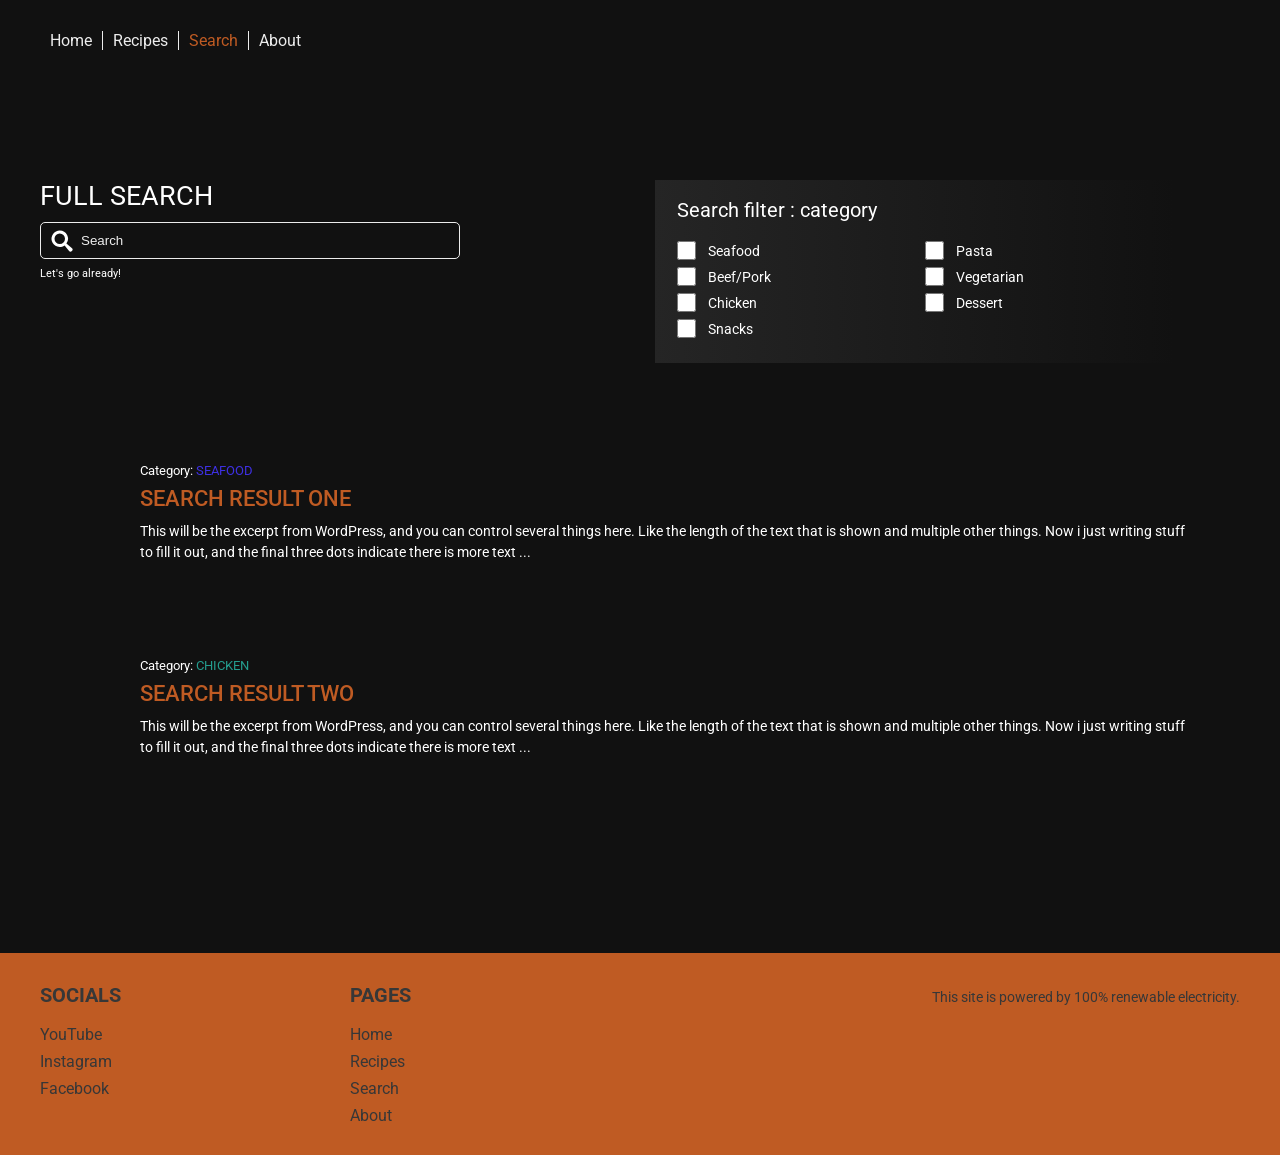
<file: recipe_website/search.html>
<!DOCTYPE html>
<html lang="en">

<head>
      <meta charset="utf-8" />
      <meta content="width=device-width, initial-scale=1.0" name="viewport" />
      <title>Search</title>
      <link href="https://fonts.googleapis.com" rel="preconnect" />
      <link crossorigin="" href="https://fonts.gstatic.com" rel="preconnect" />
      <link href="https://fonts.googleapis.com/css2?family=Roboto:ital,wght@0,100..900;1,100..900&amp;display=swap"
            rel="stylesheet" />
      <link href="css/style.css" rel="stylesheet" />
</head>

<body>
      <div class="container search_page">
            <nav class="navigation">
                  <div class="menu_container">
                        <ul>
                              <li>
                                    <a class="" href="index.html">
                                          Home
                                    </a>
                              </li>
                              <li>
                                    <a class="" href="recipes.html">
                                          Recipes
                                    </a>
                              </li>
                              <li>
                                    <a aria-current="page" class="active" href="search.html">
                                          Search
                                    </a>
                              </li>
                              <li>
                                    <a class="" href="about-us.html">
                                          About
                                    </a>
                              </li>
                        </ul>
                  </div>
                  <div class="hamburger-menu">
                        <span>
                              <svg height="1em" viewbox="0 0 16 16" width="1em" xmlns="http://www.w3.org/2000/svg">
                                    <path d="M0 0h16v16H0z" fill="none">
                                    </path>
                                    <path d="m2.75 12.25h10.5m-10.5-4h10.5m-10.5-4h10.5" fill="none"
                                          stroke="currentColor" stroke-linecap="round" stroke-linejoin="round"
                                          stroke-width="1.5">
                                    </path>
                              </svg>
                        </span>
                  </div>
            </nav>
            <div class="mobile-menu">
                  <ul>
                        <li>
                              <a class="menu-item" href="index.html">
                                    Home
                              </a>
                        </li>
                        <li>
                              <a class="menu-item" href="recipes.html">
                                    Recipes
                              </a>
                        </li>
                        <li>
                              <a aria-current="page" class="menu-item active" href="search.html">
                                    Search
                              </a>
                        </li>
                        <li>
                              <a class="menu-item" href="about-us.html">
                                    About
                              </a>
                        </li>
                  </ul>
            </div>
            <main class="search_main">
                  <!--search and category filter-->
                  <section class="search_controls">
                        <div class="search_query">
                              <h1>Full search</h1>
                              <div class="search-box">
                                    <span class="search-icon"><svg height="1em" viewbox="0 0 16 16" width="1em"
                                                xmlns="http://www.w3.org/2000/svg">
                                                <path d="M0 0h16v16H0z" fill="none"></path>
                                                <path d="M6.5 1a5.5 5.5 0 0 1 4.437 8.749l3.556 2.846a1.351 1.351 0 1 1-1.898 1.898l-2.846-3.556A5.5 5.5 0 1 1 6.5 1m0 2a3.5 3.5 0 1 0 0 7a3.5 3.5 0 0 0 0-7"
                                                      fill="currentColor"></path>
                                          </svg></span>
                                    <input aria-label="Search (display only)" class="search-input" placeholder="Search"
                                          readonly="" type="text" />
                              </div>
                              <p>Let's go already!</p>
                        </div>
                        <div class="search_filter">
                              <h2>Search filter : category</h2>   
<div class="search_filter_options">
    <div>
        <label><input type="checkbox" name="category" value="seafood"> Seafood</label>
        <label><input type="checkbox" name="category" value="meats"> Beef/Pork</label>
        <label><input type="checkbox" name="category" value="chicken"> Chicken</label>
        <label><input type="checkbox" name="category" value="misc"> Snacks</label>
    </div>

    <div>
        <label><input type="checkbox" name="category" value="pasta"> Pasta</label>
        <label><input type="checkbox" name="category" value="veg"> Vegetarian</label>
        <label><input type="checkbox" name="category" value="dessert"> Dessert</label>
    </div>
</div>
                        </div>
                  </section>
                  <!--search results-->
                  <section class="search_results">
                        <article class="search_result">
                              <p class="search_result_category">Category: <span data-category="seafood">SEAFOOD</span>
                              </p>
                              <h2>Search result One</h2>
                              <p>This will be the excerpt from WordPress, and you can control several things here. Like
                                    the length of the text that is shown and multiple other things. Now i just writing
                                    stuff to fill it out, and the final three dots indicate there is more text ...</p>
                        </article>
                        <article class="search_result">
                              <p class="search_result_category">Category: <span data-category="chicken">CHICKEN</span>
                              </p>
                              <h2>Search result TWO</h2>
                              <p>This will be the excerpt from WordPress, and you can control several things here. Like
                                    the length of the text that is shown and multiple other things. Now i just writing
                                    stuff to fill it out, and the final three dots indicate there is more text ...</p>
                        </article>
                  </section>
            </main>
            
<!--footer-->
<footer class="footer">
    <div class="footer_social">
        <h4>Socials</h4>
        <a href="https://www.youtube.com/" target="_blank">YouTube</a>
        <a href="https://www.instagram.com/" target="_blank">Instagram</a>
        <a href="https://www.facebook.com/" target="_blank">Facebook</a>
    </div>

    <div class="footer_navigation">
        <h4>Pages</h4>
        <a href="index.html">Home</a>
        <a href="recipes.html">Recipes</a>
        <a href="search.html">Search</a>
        <a href="about-us.html">About</a>
    </div>

    <div class="footer_information">
        <p>This site is powered by 100% renewable electricity.</p>
    </div>
</footer>

      </div>
      <script src="js/app.js"></script>
</body>

</html>
</file>
<file: recipe_website/css/style.css>
:root {
  /* Diemensions */
  --width-full: 100%;
  --width-12col: 1200px;

  /* grid settings */
  --grid-gap: 10px;
  --padding-default: 20px;

  /* colors */
  --backround-color-navigation: #00000088;
  --backround-color-light: #ededed;
  --backround-color-dark-bg: #111111;
  --primary-color: #bf5b23;
  --color-white: #ffffff;
  --color-dark: #373737;
  --color-light: #ebebeb;

  /* Color swatch categories */
  --category-seafood: #3e30e2;
  --category-chicken: #249c8e;
  --category-meats: #d09189;
  --category-veg: #298f3f;
  --category-misc: #9a951e;
  --category-pasta: #bf5b23;
  --category-dessert: #9374eb;
}

/* data-category attributes */
div[data-category="seafood"] {
  border-left: 1px solid var(--category-seafood);
}

p[data-category="seafood"] {
  color: var(--category-seafood);
}

span[data-category="seafood"] {
  color: var(--category-seafood);
}

div[data-category="chicken"] {
  border-left: 1px solid var(--category-chicken);
}

p[data-category="chicken"] {
  color: var(--category-chicken);
}

span[data-category="chicken"] {
  color: var(--category-chicken);
}

div[data-category="veg"] {
  border-left: 1px solid var(--category-veg);
}

p[data-category="veg"] {
  color: var(--category-veg);
}

span[data-category="veg"] {
  color: var(--category-veg);
}

div[data-category="meats"] {
  border-left: 1px solid var(--category-meats);
}

p[data-category="meats"] {
  color: var(--category-meats);
}

span[data-category="meats"] {
  color: var(--category-meats);
}

div[data-category="misc"] {
  border-left: 1px solid var(--category-misc);
}

p[data-category="misc"] {
  color: var(--category-misc);
}

span[data-category="misc"] {
  color: var(--category-misc);
}

div[data-category="pasta"] {
  border-left: 1px solid var(--category-pasta);
}

p[data-category="pasta"] {
  color: var(--category-pasta);
}

span[data-category="pasta"] {
  color: var(--category-pasta);
}

div[data-category="dessert"] {
  border-left: 1px solid var(--category-dessert);
}

p[data-category="dessert"] {
  color: var(--category-dessert);
}

span[data-category="dessert"] {
  color: var(--category-dessert);
}

* {
  margin: 0;
  padding: 0;
  box-sizing: border-box;
}

body {
  width: var(--width-full);
  font-family: "Roboto", sans-serif;
  height: 100%;
  position: relative;
  background-color: var(--backround-color-dark-bg);

}

.container {
  display: grid;
  grid-template-rows: auto;
  gap: var(--grid-gap);
  width: var(--width-full);
}

.navigaton,
.hero,
.image-setion,
.footer {
  width: var(--width-full);
}

.today_recipes,
.categories,
section,
.content_area {
  width: var(--width-12col);
  margin: 0 auto 0 auto;
}

.hamburger-menu {
  display: none;
  color: var(--backround-color-light);
  font-size: 24px;
}

.mobile-menu {
  display: none;
}

.navigation {
  width: var(--width-full);
  height: 80px;
  background-color: var(--backround-color-navigation);
  padding: 20px;
  display: flex;
  justify-content: center;
  align-items: center;
  position: absolute;
  top: 20px;
  left: 0;
  z-index: 10;
}

/* for cool floaty later JS */
.navigation.fixed {
  position: fixed;
  width: 100%;
  z-index: 1000;
}

.menu_container {
  width: var(--width-12col);
}

.menu_container ul {
  display: flex;
}

.menu_container ul li {
  list-style: none;
}

.menu_container a {
  padding: 0 10px;
  text-decoration: none;
  color: var(--backround-color-light);
  border-right: 1px solid var(--backround-color-light);
}

.menu_container a:hover {
  color: var(--primary-color);
}

.menu_container li:last-child a {
  border-right: none;
}

/* Hero Section */
.hero {
  display: flex;
  justify-content: center;
  color: var(--backround-color-light);
  position: relative;
  width: var(--width-full);
  top: 0;
  min-height: 600px;
  height: auto;
  margin: 0;
  background-image: url("../img/Rectangle_4.png");
  background-size: cover;
  background-position: center;
}

.hero_container {
  width: var(--width-12col);
  height: 100%;
  display: grid;
  grid-template-rows: auto auto auto;
  grid-template-columns: repeat(12, 1fr);
  gap: var(--grid-gap);
}

.hero-text {
  grid-column: 1 / span 4;
  grid-row: 1;
  margin-top: 200px;
}

.hero-text h4,
h6 {
  padding: 0;
  margin: 0;
}

.hero-text h4 {
  font-weight: 400;
  font-size: 34px;
  text-transform: uppercase;
}

.hero-text h6 {
  font-weight: 400;
  font-size: 12px;
  text-transform: uppercase;
}

.hero-search {
  grid-column: 2 / span 3;
  grid-row: 2;
  margin-top: 50px;
}

.search-box {
  position: relative;
  display: flex;
  align-items: center;
}

.search-input {
  padding: 10px 20px 10px 40px;
  background-color: transparent;
  border-radius: 5px;
  border: 1px solid var(--backround-color-light);
  outline: none;
  color: var(--backround-color-light);
}

.search-input::placeholder {
  color: var(--backround-color-light);
}

.search-icon {
  position: absolute;
  left: 10px;
  font-size: 24px;
  display: flex;
  align-items: center;
}

/* Todays recipes stuff start */
.todays_recipes {
  height: fit-content;
  width: var(--width-12col);
  display: grid;
  grid-template-rows: 130px auto;
  grid-template-columns: 1fr;
  gap: var(--grid-gap);
  margin: 0 auto 0 auto;
}

.todays_recipes_content_block_image img {
  height: 200px;
  width: 100%;
  background-size: cover;
  background-position: center;
}

.todays_recipes_headline {
  height: 60px;
  color: var(--color-white);
  border-bottom: 1px solid var(--color-white);
  display: flex;
  justify-content: flex-start;
  align-items: center;
  font-size: 37px;
  text-transform: uppercase;
  font-weight: 700;
  margin-top: 70px;
}

.todays_recipes_content {
  display: grid;
  grid-template-columns: repeat(4, 1fr);
  gap: var(--grid-gap);
  height: fit-content;
  width: var(--width-12col);
}

.todays_recipes_content_block {
  background-color: var(--backround-color-light);
  border-radius: 5px;
  display: flex;
  flex-direction: column;
  position: relative;
}

.todays_recipes_content_block_text {
  padding: 20px;
  color: var(--color-dark);
  display: flex;
  flex-direction: column;
  justify-content: space-between;
  flex: 1;
}

.todays_recipes_content_block_text h5 {
  font-weight: 700;
  font-size: 20px;
  margin-bottom: 10px;
  text-transform: uppercase;
}

.todays_recipes_content_block_text p {
  font-size: 16px;
}

.todays_recipes_content_bottom_area {
  display: flex;
  justify-content: space-between;
  margin: 20px 0 0 0;
}

.todays_recipes_content_bottom_area_left {
  display: flex;
  justify-content: space-between;
  padding: 0 0 0 10px;
  flex-direction: column;
}

.todays_recipes_content_bottom_area_left p {
  font-size: 14px;
  font-weight: 400;
  text-transform: uppercase;
}

/* Husk dette */

.todays_recipes_content_bottom_area_right button {
  background-color: var(--color-dark);
  border: 1px solid var(--backround-color-light);
  border-radius: 5px;
  padding: 8px 16px;
  font-family: 14px;
  font-weight: 400;
  cursor: pointer;
}

.todays_recipes_content_bottom_area_right button a {
  color: var(--color-light);
  text-decoration: none;
  text-transform: uppercase;
  font-size: 12px;
  transition: 0.3s;
}

.todays_recipes_content_bottom_area_right button a:hover {
  color: var(--primary-color);
}

.categories {
  width: var(--width-12col);
}

.categories_content {
  display: flex;
  background-color: var(--backround-color-light);
  gap: var(--grid-gap);
  padding: 20px 0;
  border-radius: 5px;
  margin: 10px auto;
  justify-content: space-evenly;
}

.categories_content_block {
  display: flex;
  justify-content: center;
  align-items: center;
  font-size: 16px;
  font-weight: 700;
  text-transform: uppercase;
  flex-direction: column;
}

.categories_content_block svg {
  font-size: 40px;

}

/* image section start */

.image_section {
  width: var(--width-full);
  height: 400px;
  display: flex;
  justify-content: center;
  background-image: url("../img/female-chef-preparing-dish.png");
  background-size: cover;
  background-position: center;
  clip-path: polygon(0 0, 100% 14%, 100% 100%, 0% 100%);
}

.image_section_controller {
  width: var(--width-12col);
  display: grid;
  grid-template-columns: repeat(12, 1fr);
  grid-template-rows: 100px auto 50px;
}

.image_section_box {
  grid-row: 2;
  background-color: var(--backround-color-light);
  grid-column: 9 / span 4;
  height: fit-content;
  padding: 30px;
  border-radius: 5px;
}

.image_section_box h4 {
  color: var(--primary-color);
  text-transform: uppercase;
  font-size: 16px;
  font-weight: 700;
  padding: 0 0 10px 0;
}

.image_section p {
  font-size: 15px;
  color: var(--color-dark);
}

/* RWD start */

@media (width <=768px) {

  :root {
    --width-12col: 100%
  }

  .todays_recipes {
    width: 90%;
  }

  .menu_container {
    display: none;
  }

  .hamburger-menu {
    display: flex;
  }

  .mobile-menu {
    position: fixed;
    top: 0;
    right: 0;
    height: 100%;
    background-color: var(--color-dark);
    box-shadow: -2px 0 5px #00000080;
    transform: translateX(100%);
    z-index: 1000;
    display: block;
    transition: transform 0.3s ease-in-out, opacity 0.3s ease-in-out;
  }

  .mobile-menu.open {
    visibility: visible;
    opacity: 1;
    transform: translateX(0);
    transition: transform 0.3s ease-in-out, opacity 0.3s ease-in-out;
  }

  .mobile-menu ul {
    padding: 0px;
  }

  .mobile-menu ul li {
    list-style: none;
    text-decoration: none;
    padding: 15px;
  }

  .mobile-menu ul li a {
    color: var(--color-light);
    text-decoration: none;
  }

  .mobile-menu .menu-item {
    display: block;
    padding: 15;
    font-weight: 700;
    text-transform: uppercase;
  }

  .todays_recipes_content {
    grid-template-columns: repeat(1, 1fr);
    width: var(--width-full);
  }

  .todays_recipes_content_block_image img {
    height: 300px;
    width: 100%;
    object-fit: cover;
  }

  .categories {
    width: 90%;
  }

  .categories_content {
    flex-wrap: wrap;
    justify-content: center;
  }

  .categories_content_block {
    width: 25%;
    margin: 5px;
  }

  .categories_content_block svg {
    font-size: 70px;
  }

  .image_section {
    display: none;
  }


  .hero-text {
    grid-column: 2 / span 12;
  }

}

/* Homepage additions */

.hero-search .search-prompt {
  margin-top: 10px;
  font-size: 12px;
  text-transform: uppercase;
}

.todays_recipes_content_block_image {
  min-height: 200px;
}

.todays_recipes_content_block_image img {
  object-fit: cover;
}

.todays_recipes_content_block_text {
  min-height: 145px;
}

.kitchen_section {
  width: var(--width-12col);
  margin: 0 auto;
}

.kitchen_content {
  margin: 10px 0 50px;
}

.kitchen_content_block {
  display: grid;
  grid-template-columns: 1fr 1fr;
  min-height: 180px;
  background: var(--backround-color-light);
}

.kitchen_content_block.reverse .kitchen_content_block_text {
  order: 2;
}

.kitchen_content_block.reverse .kitchen_content_block_image {
  order: 1;
}

.kitchen_content_block_text {
  padding: 22px 40px;
  color: var(--color-dark);
  display: flex;
  flex-direction: column;
  align-items: flex-start;
  justify-content: center;
}

.kitchen_content_block_text h4 {
  color: var(--primary-color);
  text-transform: uppercase;
  font-size: 16px;
  margin: 4px 0 9px;
}

.kitchen_content_block_text p {
  font-size: 12px;
  line-height: 1.4;
}

.kitchen_content_block_text a {
  padding: 8px 26px;
  background: var(--color-dark);
  color: var(--color-white);
  text-decoration: none;
  text-transform: uppercase;
  font-size: 12px;
  border-radius: 4px;
  margin-top: 12px;
}

.kitchen_content_block_image {
  min-height: 180px;
}

.footer {
  width: 100%;
  padding: 25px max(calc((100% - 1200px)/2), 20px);
  background: var(--primary-color);
  color: var(--color-dark);
  display: grid;
  grid-template-columns: 1fr 1fr 2fr;
  gap: 20px;
  font-size: 16px;
}

.footer p {
  margin: 4px 0;
  overflow-wrap: anywhere;
}

.footer_information {
  text-align: right;
}

@media (width <=768px) {
  .kitchen_section {
    width: 90%;
  }

  .kitchen_content_block {
    grid-template-columns: 1fr;
  }

  .kitchen_content_block.reverse .kitchen_content_block_text,
  .kitchen_content_block.reverse .kitchen_content_block_image {
    order: initial;
  }

  .footer {
    grid-template-columns: 1fr 1fr;
  }

  .footer_information {
    grid-column: 1 / -1;
    text-align: left;
  }
}


/* Recipe page */
.recipe_page {
  color: var(--color-white);
}

.recipe_page .navigation {
  position: relative;
  top: 0;
  height: 80px;
  justify-content: center;
  background-color: transparent;
}

.recipe_intro {
  width: var(--width-12col);
  margin: 95px auto 0;
}

.recipe_intro_content {
  display: grid;
  grid-template-columns: 60% 40%;
  gap: var(--grid-gap);
  min-height: 600px;
}

.recipe_intro_text h6 {
  color: var(--primary-color);
  font-size: 12px;
  font-weight: 400;
  margin-bottom: 12px;
}

.recipe_intro_text h1 {
  text-transform: uppercase;
  font-size: 40px;
  line-height: 1.12;
  font-weight: 400;
}

.recipe_intro_text h1 strong {
  font-weight: 800;
}

.recipe_facts {
  display: flex;
  justify-content: space-between;
  max-width: 630px;
  margin: 60px 0 38px;
  font-size: 14px;
}

.recipe_facts span::first-letter {
  color: var(--primary-color);
}

.recipe_intro_text h4 {
  font-size: 17px;
  text-transform: uppercase;
  margin-bottom: 14px;
}

.recipe_ingredients {
  columns: 2;
  column-gap: 32px;
  padding-left: 18px;
  font-size: 13px;
  line-height: 1.65;
}

.recipe_ingredients li {
  break-inside: avoid;
  padding-right: 8px;
}

.recipe_intro_image {
  min-height: 480px;
}

.recipe_actions {
  display: flex;
  gap: 12px;
  margin-top: 22px;
}

.recipe_actions button {
  background: transparent;
  color: var(--color-white);
  border: 1px solid var(--color-white);
  border-radius: 4px;
  padding: 8px 13px;
  cursor: pointer;
}

.recipe_instructions {
  width: var(--width-12col);
  margin: 0 auto;
}

.recipe_instructions .todays_recipes_headline {
  margin-top: 0;
}

.recipe_instructions ol {
  padding: 30px 20px;
  max-width: 1050px;
  font-size: 14px;
  line-height: 1.65;
}

.recipe_instructions li {
  margin-bottom: 22px;
  padding-left: 8px;
}

.recipe_steps {
  width: var(--width-12col);
  margin: 150px auto 160px;
  display: grid;
  grid-template-columns: 65% 35%;
  gap: 20px;
}

.recipe_step {
  min-height: 260px;
  display: flex;
  gap: 30px;
}

.recipe_step h3 {
  color: var(--primary-color);
  font-size: 17px;
  font-weight: 500;
  white-space: nowrap;
}

.recipe_step_image {
  flex: 1;
  min-height: 220px;
}

.recipe_steps_ingredients {
  font-size: 14px;
  line-height: 1.65;
}

.recipe_steps_ingredients ul {
  padding-left: 18px;
}

.recipe_page .footer {
  margin-top: 0;
}

@media (width <=768px) {

  .recipe_intro,
  .recipe_instructions,
  .recipe_steps {
    width: 90%;
  }

  .recipe_intro {
    margin-top: 45px;
  }

  .recipe_intro_content {
    grid-template-columns: 1fr;
  }

  .recipe_intro_image {
    min-height: 250px;
  }

  .recipe_intro_text h1 {
    font-size: 32px;
  }

  .recipe_facts {
    gap: 12px;
    flex-wrap: wrap;
    margin: 30px 0;
  }

  .recipe_ingredients {
    columns: 1;
  }

  .recipe_steps {
    grid-template-columns: 1fr;
    margin: 60px auto;
  }

  .recipe_step {
    min-height: 150px;
  }
}

@media print {

  .navigation,
  .mobile-menu,
  .recipe_actions,
  .recipe_steps,
  .footer {
    display: none !important;
  }

  .recipe_page {
    color: #000;
  }

  .recipe_intro {
    margin-top: 0;
  }
}


/* Active page in navigation */
.menu_container a.active,
.menu_container a[aria-current="page"],
.mobile-menu a.active,
.mobile-menu a[aria-current="page"] {
  color: var(--primary-color);
}

/* Recipe page updates */
.recipe_step h3 {
  writing-mode: vertical-rl;
  transform: rotate(180deg);
  align-self: flex-start;
  text-transform: uppercase;
  line-height: 1;
  margin-top: 0;
}

.recipe_actions .recipe_favorite_link {
  display: inline-flex;
  align-items: center;
  color: var(--color-white);
  border: 1px solid var(--color-white);
  border-radius: 4px;
  padding: 8px 13px;
  text-decoration: none;
  font-size: 13px;
}

.recipe_actions .recipe_favorite_link:hover {
  color: var(--primary-color);
}

.recipe_actions button {
  cursor: default;
}

/* Search page */
.search_page {
  min-height: 100vh;
  display: flex;
  flex-direction: column;
  gap: 0;
  color: var(--color-white);
}

.search_page .navigation {
  position: relative;
  top: 0;
  height: 80px;
  background-color: transparent;
  flex-shrink: 0;
}

.search_main {
  width: var(--width-12col);
  margin: 100px auto 0;
  flex: 1;
}

.search_controls {
  width: 100%;
  display: grid;
  grid-template-columns: 1fr 1fr;
  gap: 30px;
  align-items: start;
}

.search_query h1 {
  text-transform: uppercase;
  font-size: 27px;
  font-weight: 400;
  margin-bottom: 10px;
}

.search_query .search-box {
  max-width: 420px;
}

.search_query .search-input {
  width: 100%;
}

.search_query>p {
  font-size: 11px;
  margin-top: 8px;
}

.search_filter {
  background: linear-gradient(90deg, #252525, #111111);
  padding: 18px 22px;
  max-width: 520px;
}

.search_filter h2 {
  font-size: 20px;
  font-weight: 400;
  margin-bottom: 12px;
}

.search_filter_options {
  display: grid;
  grid-template-columns: 1fr 1fr;
  gap: 20px;
}

.search_filter_options label {
  display: flex;
  align-items: center;
  gap: 12px;
  margin: 7px 0;
  font-size: 14px;
}

.search_filter_options input {
  accent-color: var(--primary-color);
  width: 19px;
  height: 19px;
  opacity: 1;
}

.search_results {
  width: 100%;
  padding: 100px 0 0 100px;
}

.search_result {
  max-width: 1050px;
  margin-bottom: 95px;
}

.search_result_category {
  font-size: 13px;
  margin-bottom: 8px;
}

.search_result h2 {
  font-size: 22px;
  font-weight: 500;
  color: var(--primary-color);
  text-transform: uppercase;
  margin-bottom: 10px;
}

.search_result>p:last-child {
  font-size: 14px;
  line-height: 1.5;
}

.search_page .footer {
  margin-top: 100px;
}



/* Footer */

.footer {
    display: grid;
    grid-template-columns: 1fr 1fr 2fr;
    gap: 20px;
    align-items: start;
    padding: 30px max(calc((100% - 1200px) / 2), 20px);
    background-color: var(--primary-color);
    color: var(--color-dark);
    font-size: 16px;
}

.footer_social,
.footer_navigation {
    display: flex;
    flex-direction: column;
    align-items: flex-start;
    gap: 8px;
}

.footer h4 {
    font-size: 20px;
    font-weight: 700;
    margin-bottom: 10px;
    text-transform: uppercase;
}

.footer a {
    display: block;
    color: var(--color-dark);
    font-size: 16px;
    text-decoration: none;
}

.footer a:hover {
    color: var(--color-white);
}

.footer_information {
    text-align: right;
    font-size: 14px;
    line-height: 1.5;
}

@media (width <= 768px) {
    .footer {
        grid-template-columns: 1fr 1fr;
    }

    .footer_information {
        grid-column: 1 / -1;
        text-align: left;
    }
}

@media (width <=768px) {
  .search_main {
    width: 90%;
    margin-top: 45px;
  }

  .search_controls {
    grid-template-columns: 1fr;
    gap: 30px;
  }

  .search_filter {
    max-width: none;
  }

  .search_results {
    padding: 65px 0 0;
  }

  .search_result {
    margin-bottom: 55px;
  }

  .search_page .footer {
    margin-top: 65px;
  }
}

/* About us page */
.about_page {
  min-height: 100vh;
  display: flex;
  flex-direction: column;
  gap: 0;
  color: var(--color-white);
}

.about_page .navigation {
  position: relative;
  top: 0;
  height: 80px;
  background-color: transparent;
}

.about_main {
  width: var(--width-12col);
  margin: 60px auto 0;
  padding-bottom: 500px;
  overflow: hidden;
}

.about_headline {
  font-size: 37px;
  text-transform: uppercase;
  border-bottom: 1px solid var(--color-white);
  padding-bottom: 8px;
}

.about_goal {
  max-width: 1000px;
  margin-top: 45px;
  padding: 45px 0;
  border-top: 1px solid var(--color-dark);
  border-bottom: 1px solid var(--color-dark);
}

.about_category {
  border-left: 3px solid var(--category-misc);
  padding-left: 6px;
  font-size: 14px;
  margin-bottom: 12px;
}

.about_category span {
  color: var(--category-misc);
}

.about_goal h2 {
  color: var(--primary-color);
  font-size: 23px;
  text-transform: uppercase;
  margin-bottom: 12px;
}

.about_goal p {
  font-size: 16px;
  line-height: 1.3;
}

.about_goal .about_category {
  font-size: 14px;
}

.about_chefs {
  position: relative;
  margin-top: 120px;
}

.about_circle {
  position: absolute;
  top: 100px;
  right: -150px;
  width: 1000px;
  max-width: none;
  opacity: 0.2;
}

.chef_section {
  position: relative;
  margin-bottom: 145px;
}

.chef_section:last-child {
  margin-bottom: 0;
}

.chef_section h2 {
  color: var(--primary-color);
  font-size: 23px;
  text-transform: uppercase;
  border-bottom: 1px solid var(--color-white);
  padding-bottom: 10px;
  margin-bottom: 20px;
}

.chef_content {
  display: grid;
  grid-template-columns: 41% 1fr;
  gap: 20px;
  align-items: start;
}

.chef_image img {
  display: block;
  max-width: 100%;
  width: auto;
  height: auto;
}

.chef_text {
  font-size: 19px;
  line-height: 1.3;
}

.chef_text h3 {
  font-size: 20px;
  font-weight: 400;
  margin-bottom: 20px;
}

.chef_text p {
  margin-bottom: 17px;
}

/* Kitchen pictures on the home page */
.kitchen_content_block_image {
  min-height: 230px;
  position: relative;
  overflow: hidden;
}

.kitchen_content_block_image img {
  position: absolute;
  top: 0;
  left: 0;
  width: 100%;
  height: 100%;
  object-fit: cover;
  object-position: center;
  display: block;
}

/* Pictures on the recipe page */
.recipe_intro_image img,
.recipe_step_image img {
  width: 100%;
  height: 100%;
  object-fit: cover;
  display: block;
}

/* About us on mobile */
@media (width <= 768px) {
  .about_main {
    width: 90%;
    margin-top: 35px;
    padding-bottom: 100px;
  }

  .about_headline {
    font-size: 29px;
  }

  .about_goal {
    margin-top: 30px;
    padding: 30px 0;
  }

  .about_chefs {
    margin-top: 70px;
  }

  .about_circle {
    width: 650px;
    right: -330px;
    top: 140px;
  }

  .chef_section {
    margin-bottom: 70px;
  }

  .chef_section h2 {
    font-size: 20px;
  }

  .chef_content {
    grid-template-columns: 1fr;
    gap: 22px;
  }

  .chef_image img {
    max-width: 100%;
  }

  .chef_text {
    font-size: 16px;
  }

  .chef_text h3 {
    font-size: 18px;
  }

  .kitchen_content_block_image {
    min-height: 220px;
  }
}

/* Lentil soup image */

.recipe_intro_image {
    height: 300px;
}

.recipe_intro_image img {
    width: 100%;
    height: 100%;
    object-fit: cover;
    object-position: center;
}

/* Mobile */

@media (width <= 768px) {
    .recipe_intro_image {
        height: 250px;
        min-height: 250px;
    }
}
</file>
